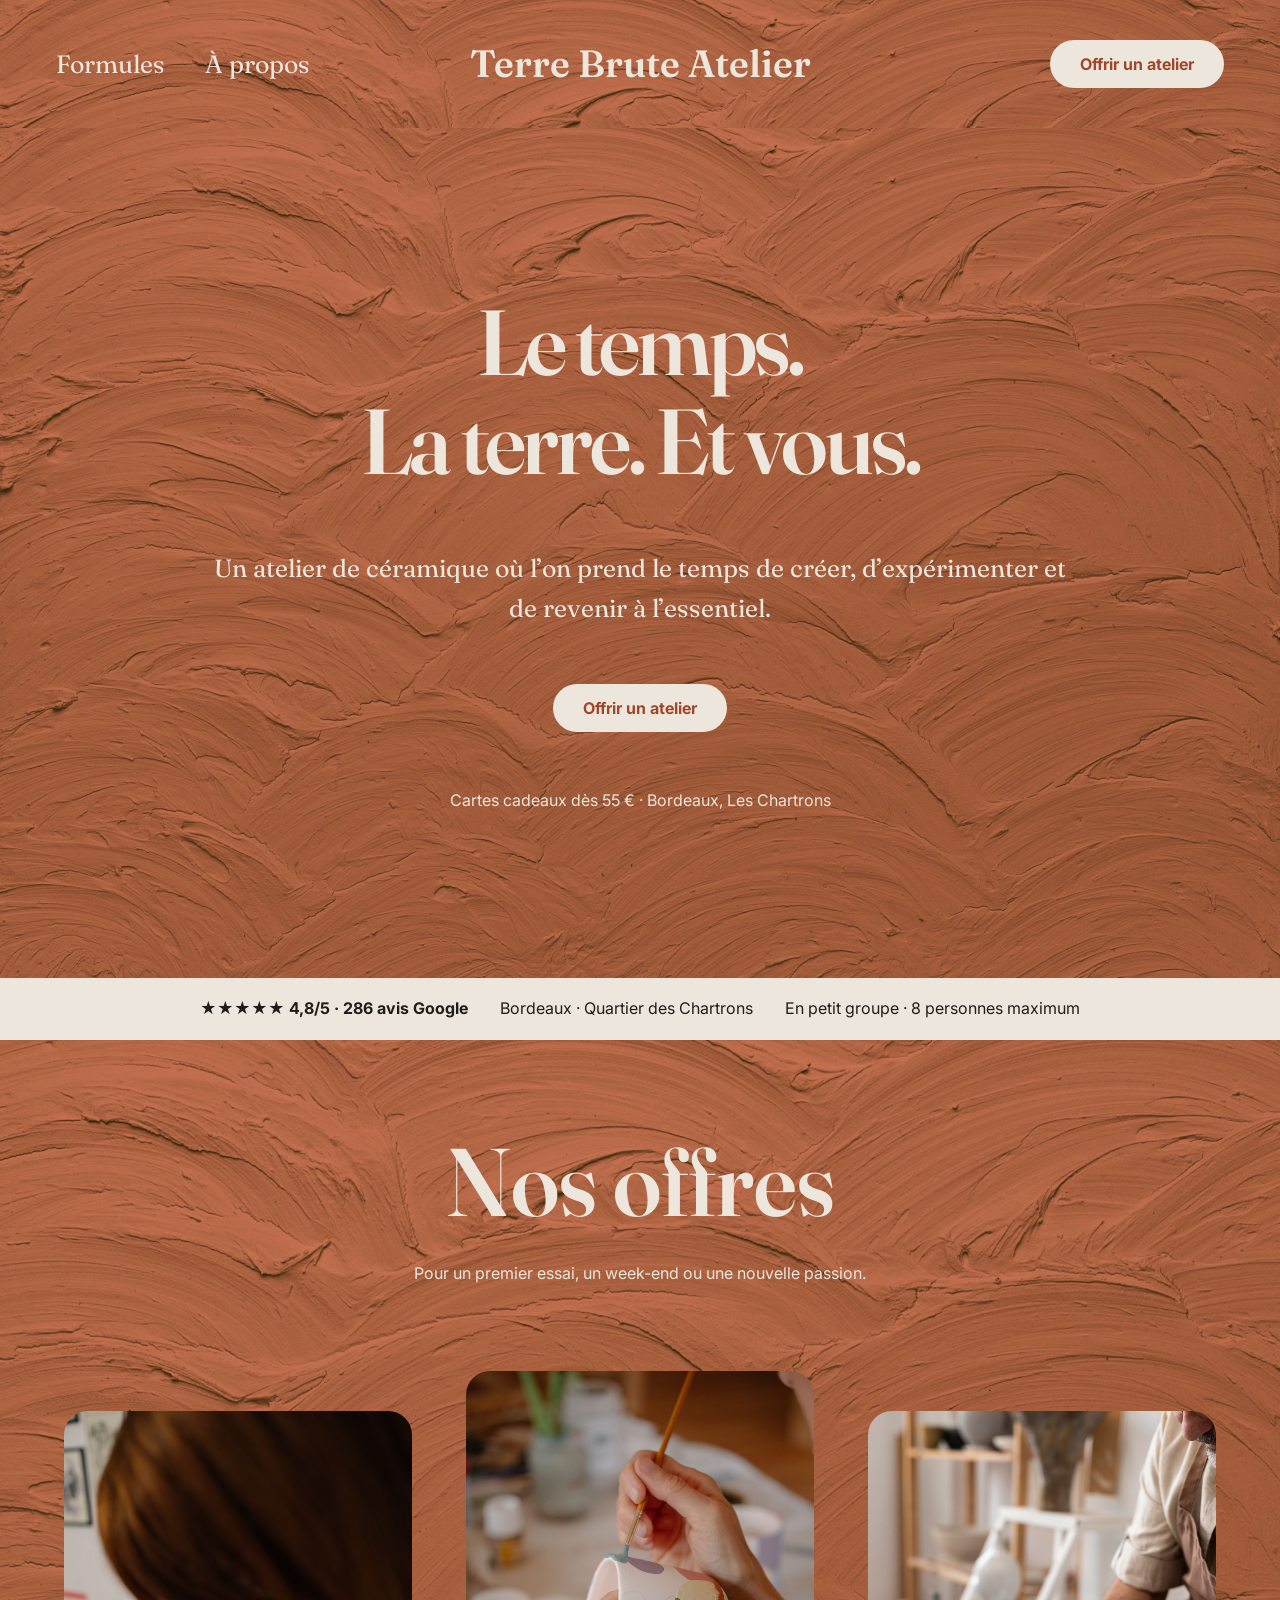
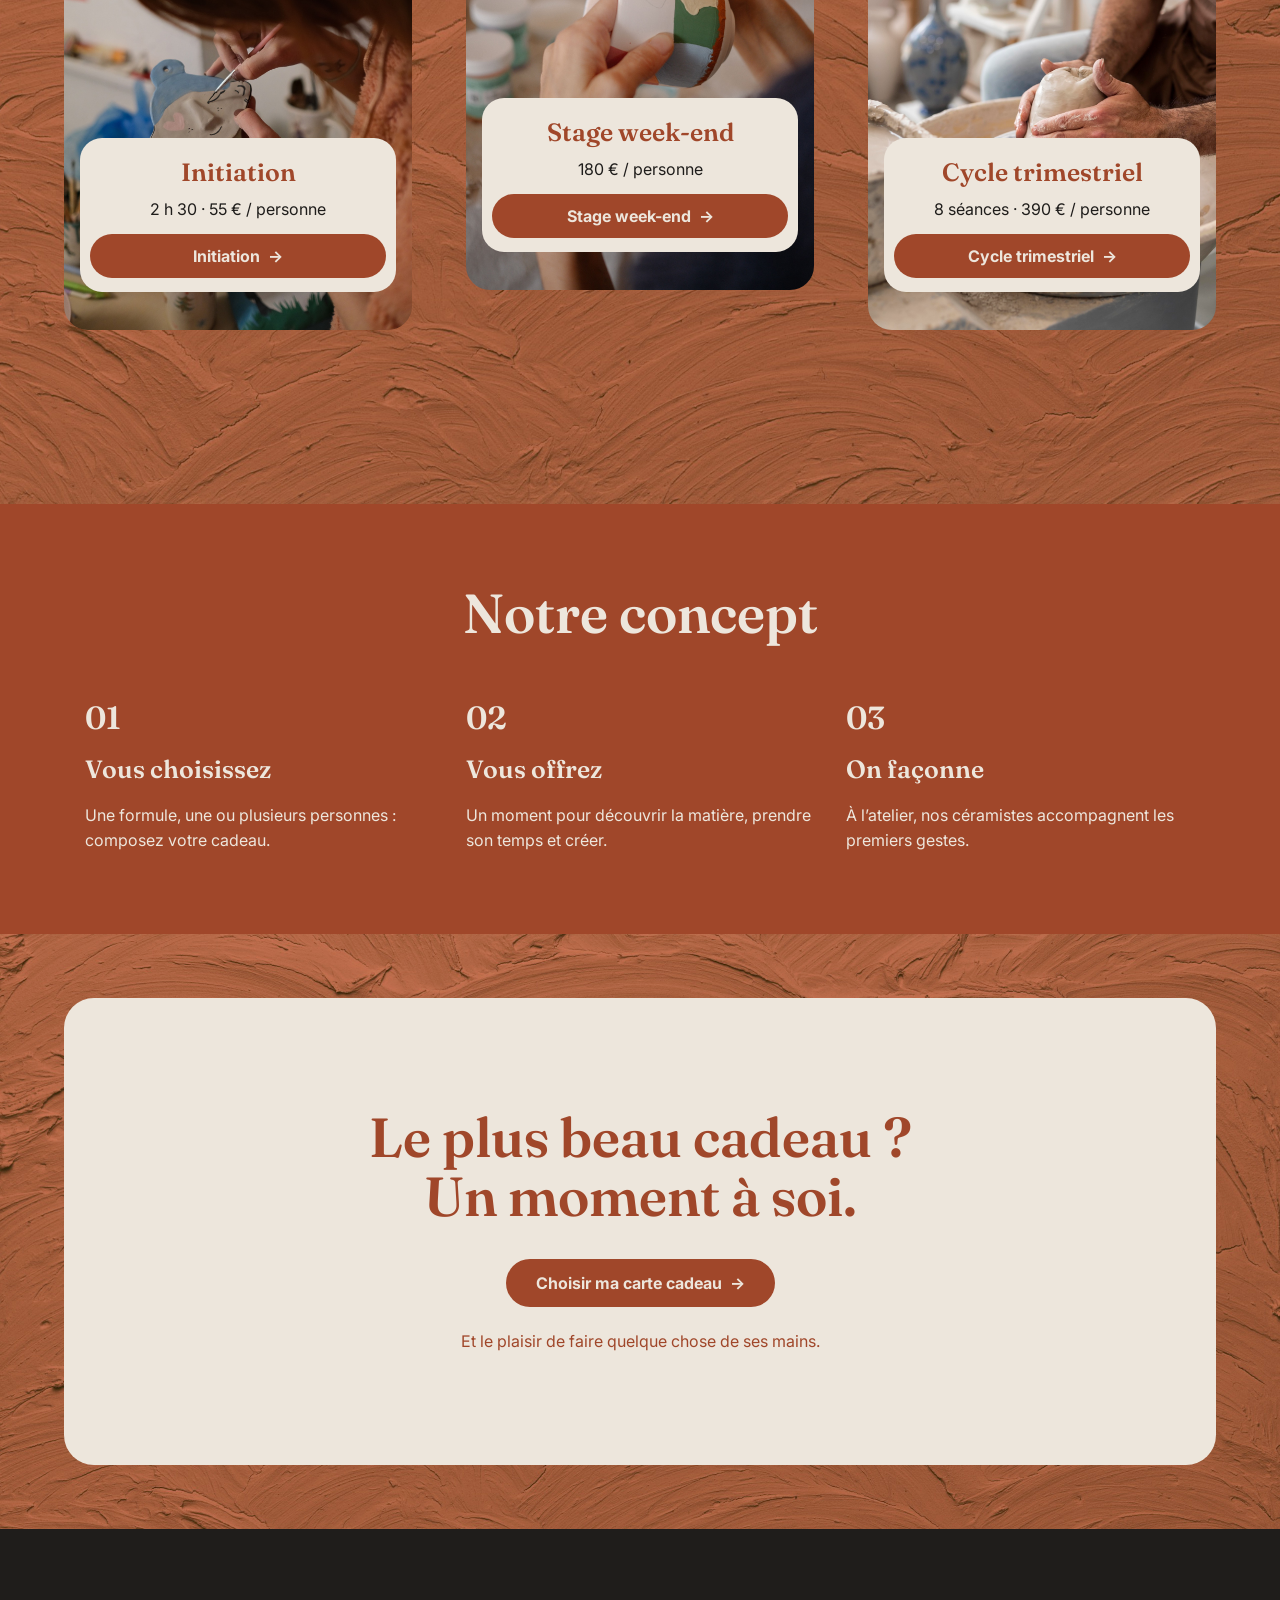
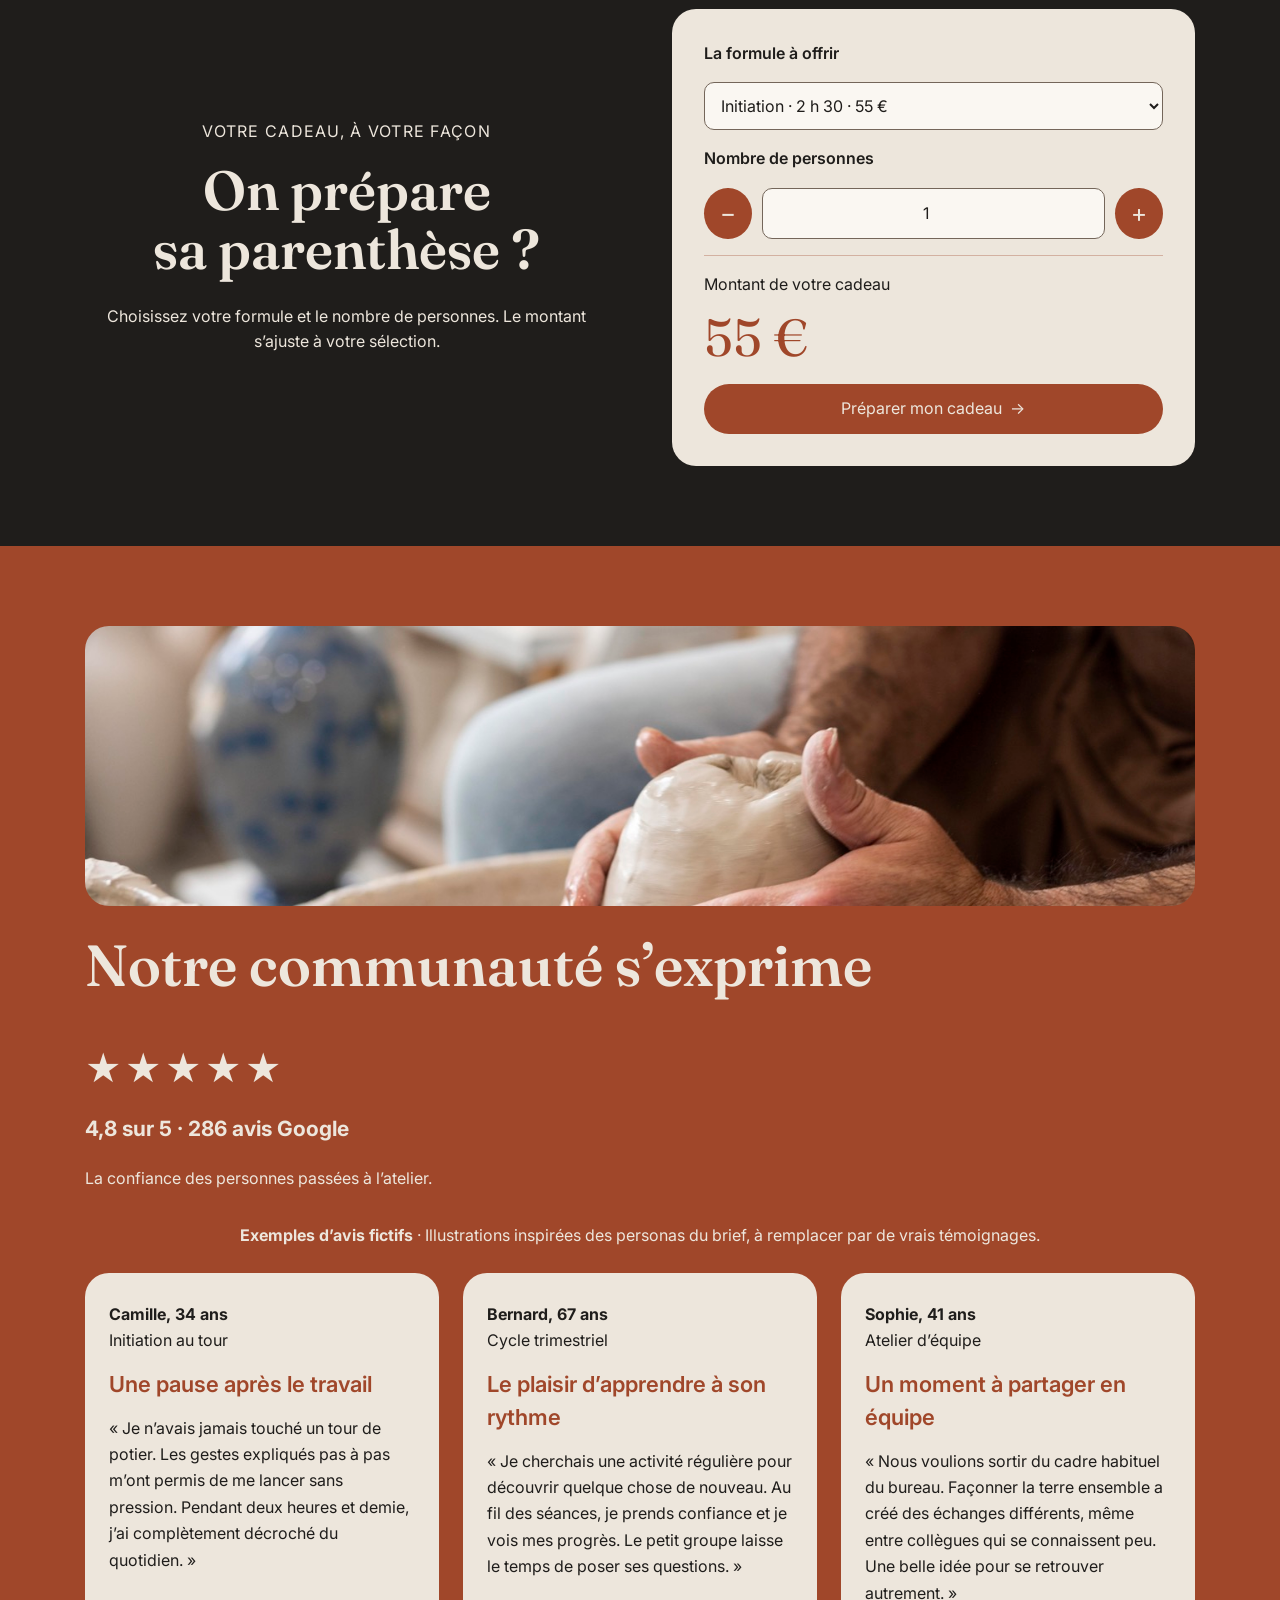
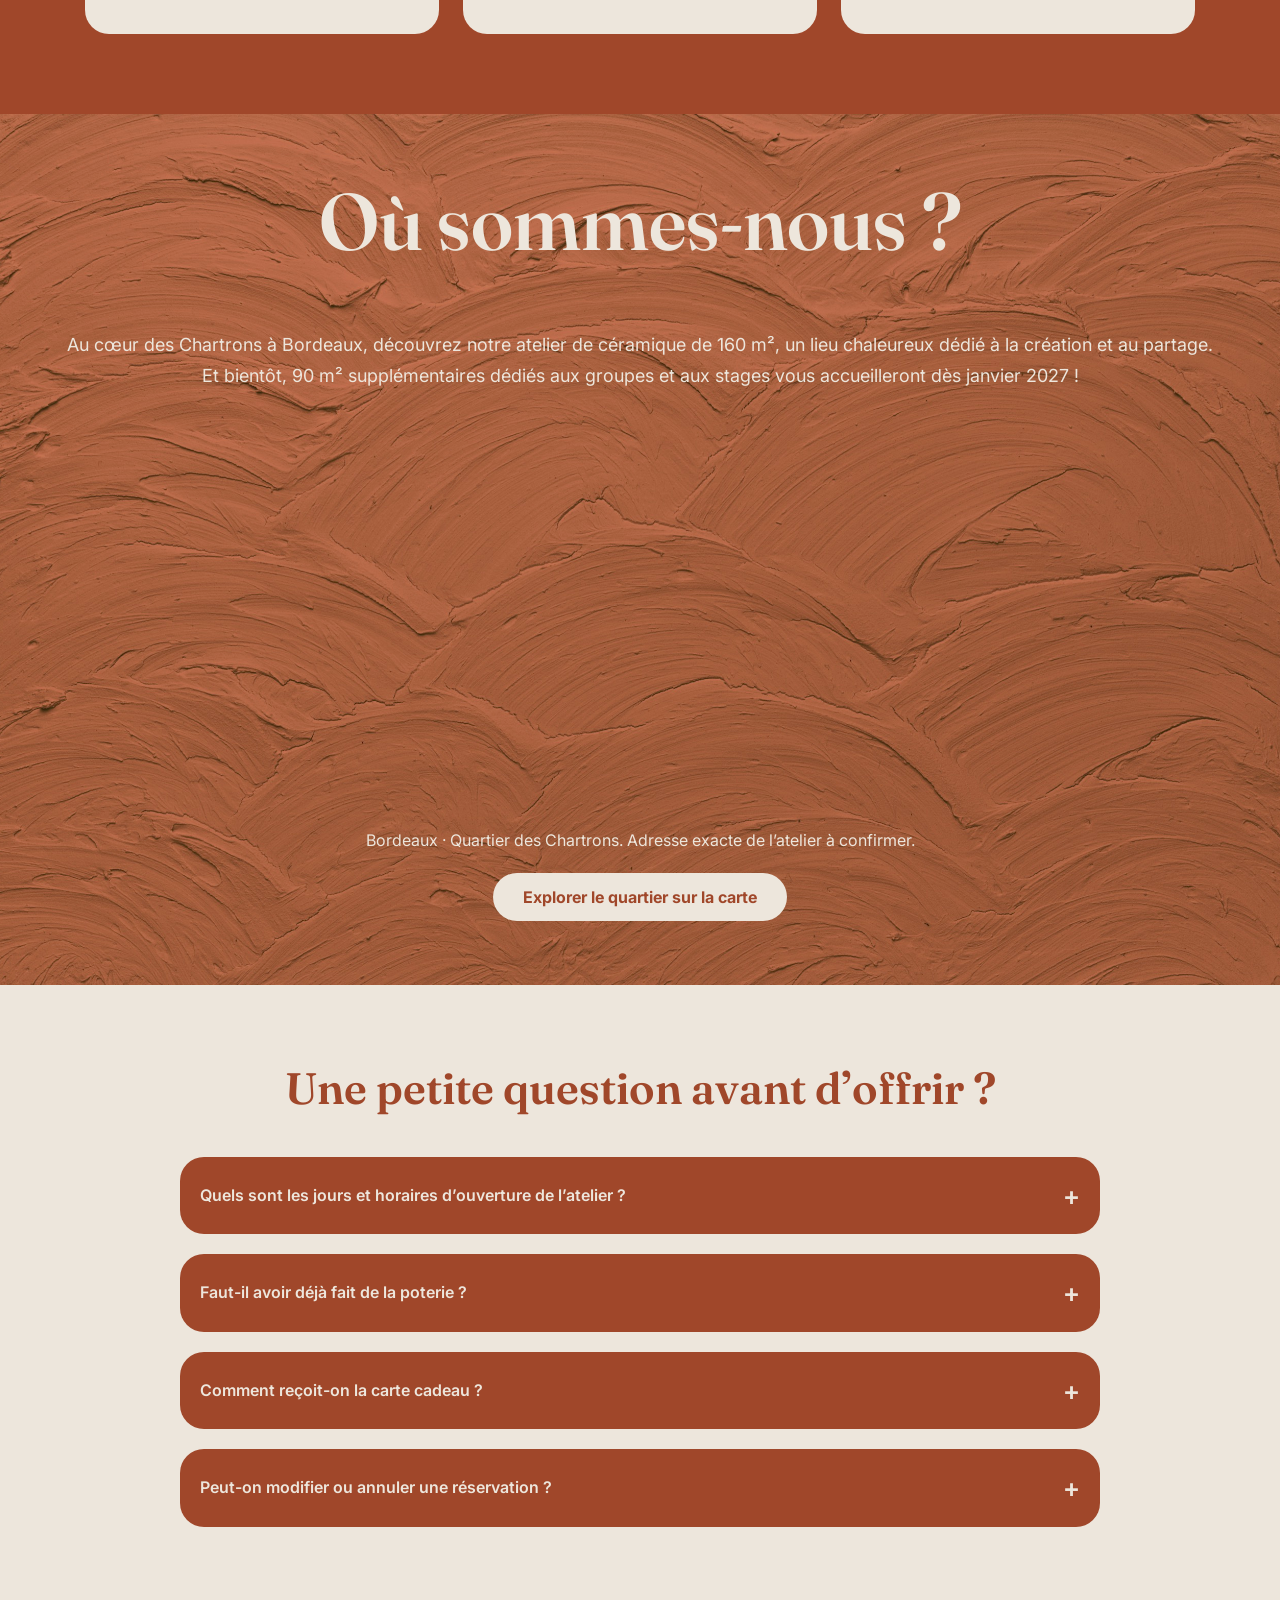
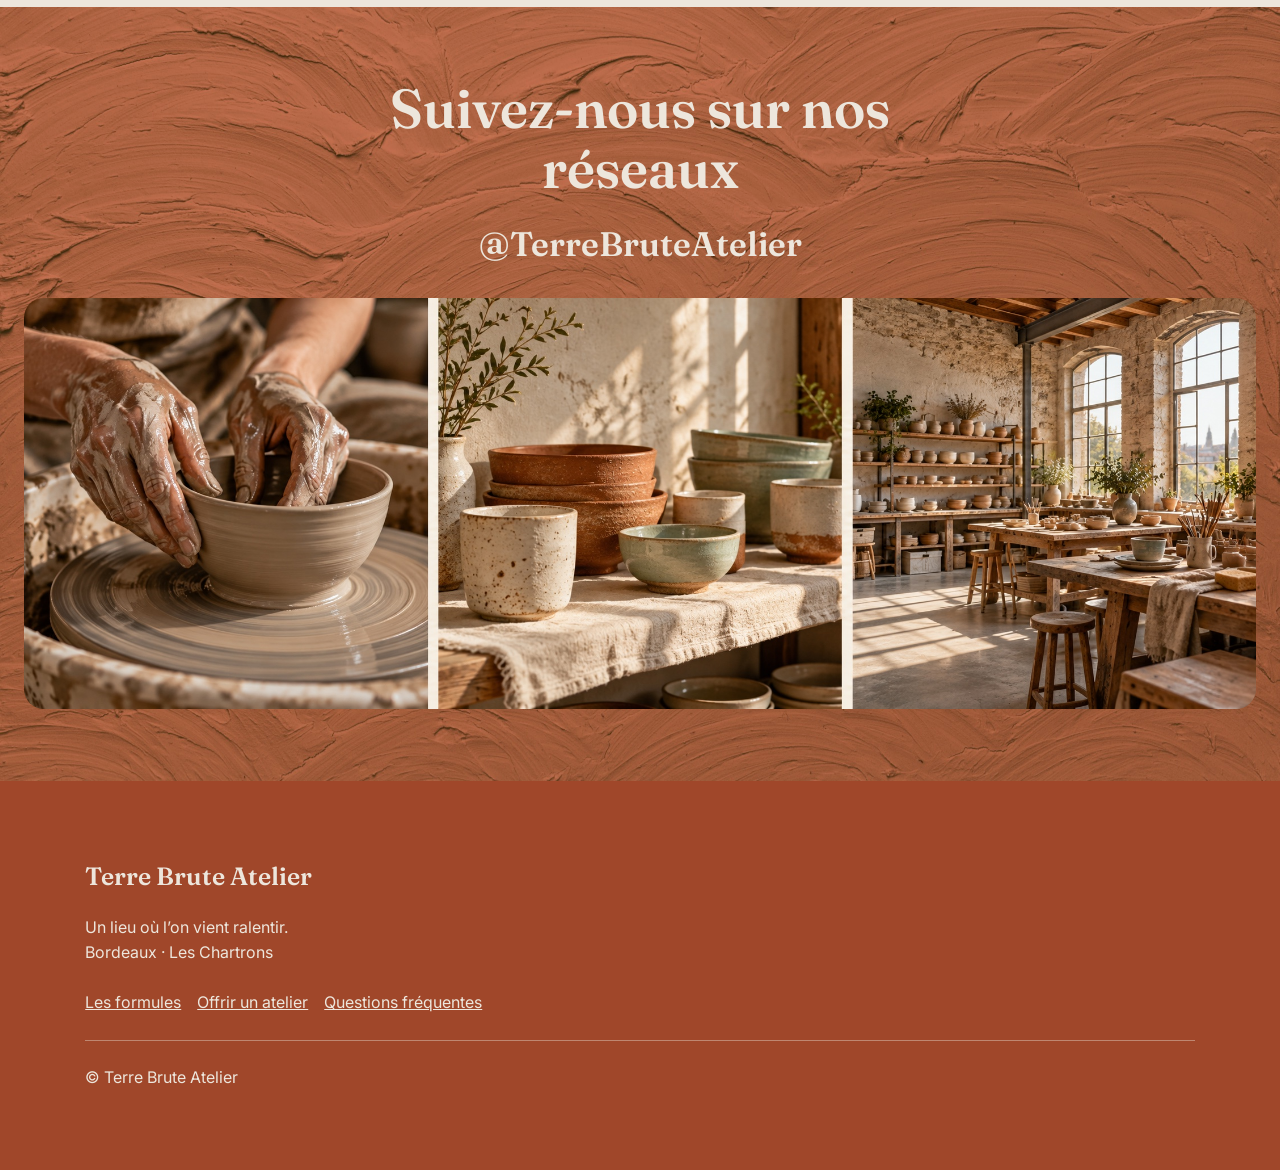
<file: index.html>
<!doctype html><html lang="fr"><head><meta charset="utf-8"><meta name="viewport" content="width=device-width,initial-scale=1"><meta name="description" content="Offrez une parenthèse créative à Bordeaux : découvrez les formules cadeaux de Terre Brute Atelier et préparez votre sélection."><title>Offrir un atelier — Terre Brute Atelier</title><link rel="stylesheet" href="assets/landing.css"><style>body{margin:0}</style></head><body><div class="tb" data-tb-landing>
  <a class="tb-skip" href="#contenu">Aller au contenu</a>
  <header class="tb-header">
    <nav class="tb-nav" aria-label="Navigation principale">
      <div class="tb-nav-links"><a href="#formules">Formules</a><a href="#concept">À propos</a></div>
      <a class="tb-brand" href="#contenu">Terre Brute Atelier</a>
      <a class="tb-button tb-nav-cta" href="#cadeau">Offrir un atelier</a>
      <button class="tb-menu" type="button" aria-expanded="false" aria-controls="navigation-mobile" data-menu-toggle>Menu</button>
    </nav>
    <nav id="navigation-mobile" class="tb-mobile-nav" aria-label="Navigation mobile" data-mobile-nav hidden><a href="#formules">Les formules</a><a href="#concept">Notre concept</a><a href="#cadeau">Offrir un atelier</a><a href="#questions">Questions fréquentes</a></nav>
  </header>
  <main id="contenu">
    <section class="tb-hero tb-texture" aria-labelledby="titre-principal">
      <h1 id="titre-principal">Le temps.<br>La terre. Et vous.</h1>
      <p class="tb-hero-copy">Un atelier de céramique où l’on prend le temps de créer, d’expérimenter et de revenir à l’essentiel.</p>
      <a class="tb-button" href="#cadeau">Offrir un atelier</a>
      <p class="tb-hero-detail">Cartes cadeaux dès 55 € · Bordeaux, Les Chartrons</p>
    </section>
    <div class="tb-trust" role="group" aria-label="Les repères de l’atelier"><p><span aria-hidden="true">★★★★★</span> <strong>4,8/5 · 286 avis Google</strong></p><p>Bordeaux · Quartier des Chartrons</p><p>En petit groupe · 8 personnes maximum</p></div>
    <section id="formules" class="tb-offers tb-texture" aria-labelledby="titre-offres">
      <div class="tb-section-intro"><h2 id="titre-offres">Nos offres</h2><p>Pour un premier essai, un week-end ou une nouvelle passion.</p></div>
      <p class="tb-swipe-hint" id="aide-offres">Faites défiler les offres horizontalement.</p>
      <div class="tb-offer-track" tabindex="0" role="region" aria-label="Les trois formules cadeaux" aria-describedby="aide-offres">
        <article class="tb-offer"><img src="assets/initiation-hd.jpg" alt="Une participante décore une pièce de céramique" width="278" height="416" loading="lazy"><div class="tb-offer-label"><h3>Initiation</h3><p>2 h 30 · 55 € / personne</p><a class="tb-button" href="#cadeau" data-select-formula="initiation">Initiation <span aria-hidden="true">→</span></a></div></article>
        <article class="tb-offer"><img src="assets/stage-hd.jpg" alt="Décoration d’une tasse en céramique au pinceau" width="278" height="416" loading="lazy"><div class="tb-offer-label"><h3>Stage week-end</h3><p>180 € / personne</p><a class="tb-button" href="#cadeau" data-select-formula="stage">Stage week-end <span aria-hidden="true">→</span></a></div></article>
        <article class="tb-offer"><img src="assets/cycle-hd.jpg" alt="Des mains façonnent un bol sur un tour de potier" width="278" height="416" loading="lazy"><div class="tb-offer-label"><h3>Cycle trimestriel</h3><p>8 séances · 390 € / personne</p><a class="tb-button" href="#cadeau" data-select-formula="cycle">Cycle trimestriel <span aria-hidden="true">→</span></a></div></article>
      </div>
    </section>
    <section id="concept" class="tb-concept tb-wrap" aria-labelledby="titre-concept"><h2 id="titre-concept">Notre concept</h2><ol class="tb-steps"><li><span class="tb-step-number" aria-hidden="true">01</span><h3>Vous choisissez</h3><p>Une formule, une ou plusieurs personnes : composez votre cadeau.</p></li><li><span class="tb-step-number" aria-hidden="true">02</span><h3>Vous offrez</h3><p>Un moment pour découvrir la matière, prendre son temps et créer.</p></li><li><span class="tb-step-number" aria-hidden="true">03</span><h3>On façonne</h3><p>À l’atelier, nos céramistes accompagnent les premiers gestes.</p></li></ol></section>
    <section class="tb-gift-invitation tb-texture"><div class="tb-gift-panel"><h2>Le plus beau cadeau ?<br>Un moment à soi.</h2><a href="#cadeau" class="tb-button tb-button-clay">Choisir ma carte cadeau <span aria-hidden="true">→</span></a><p>Et le plaisir de faire quelque chose de ses mains.</p></div></section>
    <section id="cadeau" class="tb-configurator tb-wrap" aria-labelledby="titre-cadeau"><div><p class="tb-eyebrow">Votre cadeau, à votre façon</p><h2 id="titre-cadeau">On prépare<br>sa parenthèse ?</h2><p>Choisissez votre formule et le nombre de personnes. Le montant s’ajuste à votre sélection.</p></div><form class="tb-gift-form" data-gift-form><label for="formule">La formule à offrir</label><select id="formule" name="formula"><option value="initiation" data-price="55">Initiation · 2 h 30 · 55 €</option><option value="stage" data-price="180">Stage week-end · 180 €</option><option value="cycle" data-price="390">Cycle trimestriel · 8 séances · 390 €</option></select><label for="personnes">Nombre de personnes</label><div class="tb-quantity"><button type="button" data-quantity-step="-1" aria-label="Retirer une personne">−</button><input id="personnes" type="number" name="quantity" min="1" max="8" step="1" value="1" required inputmode="numeric"><button type="button" data-quantity-step="1" aria-label="Ajouter une personne">+</button></div><div class="tb-total"><span>Montant de votre cadeau</span><output for="formule personnes" aria-live="polite" aria-atomic="true" data-gift-total>55 €</output></div><button class="tb-button tb-button-clay" type="submit">Préparer mon cadeau <span aria-hidden="true">→</span></button><p class="tb-status" role="status" data-gift-status hidden></p></form></section>
    <section id="communaute" class="tb-community tb-wrap" aria-labelledby="titre-avis"><img class="tb-community-image" src="assets/cycle-hd.jpg" alt="Gros plan sur les mains d’un céramiste qui façonne la terre sur un tour" width="416" height="280" loading="lazy"><h2 id="titre-avis">Notre communauté s’exprime</h2><p class="tb-stars" role="img" aria-label="Note de 4,8 sur 5">★★★★★</p><p class="tb-rating"><strong>4,8 sur 5 · 286 avis Google</strong></p><p>La confiance des personnes passées à l’atelier.</p><p class="tb-review-notice"><strong>Exemples d’avis fictifs</strong> · Illustrations inspirées des personas du brief, à remplacer par de vrais témoignages.</p><div class="tb-review-grid"><article class="tb-review"><p><strong>Camille, 34 ans</strong><br>Initiation au tour</p><h3>Une pause après le travail</h3><p>« Je n’avais jamais touché un tour de potier. Les gestes expliqués pas à pas m’ont permis de me lancer sans pression. Pendant deux heures et demie, j’ai complètement décroché du quotidien. »</p></article><article class="tb-review"><p><strong>Bernard, 67 ans</strong><br>Cycle trimestriel</p><h3>Le plaisir d’apprendre à son rythme</h3><p>« Je cherchais une activité régulière pour découvrir quelque chose de nouveau. Au fil des séances, je prends confiance et je vois mes progrès. Le petit groupe laisse le temps de poser ses questions. »</p></article><article class="tb-review"><p><strong>Sophie, 41 ans</strong><br>Atelier d’équipe</p><h3>Un moment à partager en équipe</h3><p>« Nous voulions sortir du cadre habituel du bureau. Façonner la terre ensemble a créé des échanges différents, même entre collègues qui se connaissent peu. Une belle idée pour se retrouver autrement. »</p></article></div></section>
    <section id="contact" class="tb-location tb-texture" aria-labelledby="titre-lieu"><h2 id="titre-lieu">Où sommes-nous ?</h2><p class="tb-location-copy">Au cœur des Chartrons à Bordeaux, découvrez notre atelier de céramique de 160 m², un lieu chaleureux dédié à la création et au partage.<br>Et bientôt, 90 m² supplémentaires dédiés aux groupes et aux stages vous accueilleront dès janvier 2027 !</p><iframe title="Carte interactive du quartier des Chartrons à Bordeaux" src="https://maps.google.com/maps?q=Chartrons%2C%20Bordeaux%2C%20France&amp;z=14&amp;output=embed" width="1248" height="380" loading="lazy" referrerpolicy="no-referrer-when-downgrade" allowfullscreen></iframe><p class="tb-map-caption">Bordeaux · Quartier des Chartrons. Adresse exacte de l’atelier à confirmer.</p><a class="tb-button" href="https://www.google.com/maps/search/?api=1&amp;query=Chartrons%2C+Bordeaux%2C+France" target="_blank" rel="noopener">Explorer le quartier sur la carte</a></section>
    <section id="questions" class="tb-faq" aria-labelledby="titre-faq"><div class="tb-faq-inner"><h2 id="titre-faq">Une petite question avant d’offrir ?</h2><div class="tb-faq-item"><h3><button type="button" data-faq-trigger aria-expanded="false" aria-controls="reponse-horaires">Quels sont les jours et horaires d’ouverture de l’atelier ? <span aria-hidden="true">+</span></button></h3><div id="reponse-horaires" hidden><p>L’atelier vous accueille du mardi au samedi, de 10 h à 19 h. Nous sommes fermés le dimanche et le lundi.</p></div></div><div class="tb-faq-item"><h3><button type="button" data-faq-trigger aria-expanded="false" aria-controls="reponse-1">Faut-il avoir déjà fait de la poterie ? <span aria-hidden="true">+</span></button></h3><div id="reponse-1" hidden><p>Pas du tout. Les initiations sont conçues pour découvrir le tour ou le modelage, avec l’accompagnement d’un céramiste.</p></div></div><div class="tb-faq-item"><h3><button type="button" data-faq-trigger aria-expanded="false" aria-controls="reponse-2">Comment reçoit-on la carte cadeau ? <span aria-hidden="true">+</span></button></h3><div id="reponse-2" hidden><p>Les modalités de réception seront précisées par l’atelier à l’ouverture de la vente en ligne. Le simulateur permet pour le moment de préparer votre sélection.</p></div></div><div class="tb-faq-item"><h3><button type="button" data-faq-trigger aria-expanded="false" aria-controls="reponse-3">Peut-on modifier ou annuler une réservation ? <span aria-hidden="true">+</span></button></h3><div id="reponse-3" hidden><p>Les conditions de modification, d’annulation et de validité seront précisées dans les conditions générales de vente avant l’ouverture des achats.</p></div></div></div></section>
  </main>
<section class="tb-social tb-texture" aria-labelledby="titre-reseaux"><h2 id="titre-reseaux">Suivez-nous sur nos<br>réseaux</h2><h3 class="tb-instagram-handle">@TerreBruteAtelier</h3><img class="tb-instagram-image" src="assets/instagram.jpg" alt="Tournage d’un bol, pièces artisanales et intérieur d’un atelier de céramique" width="2172" height="724" loading="lazy"></section>
  <footer class="tb-footer tb-wrap"><a class="tb-brand" href="#contenu">Terre Brute Atelier</a><p>Un lieu où l’on vient ralentir.<br>Bordeaux · Les Chartrons</p><nav aria-label="Pied de page"><a href="#formules">Les formules</a><a href="#cadeau">Offrir un atelier</a><a href="#questions">Questions fréquentes</a></nav><p class="tb-copyright">© Terre Brute Atelier</p></footer>
</div>
<script src="assets/landing.js"></script></body></html>
</file>
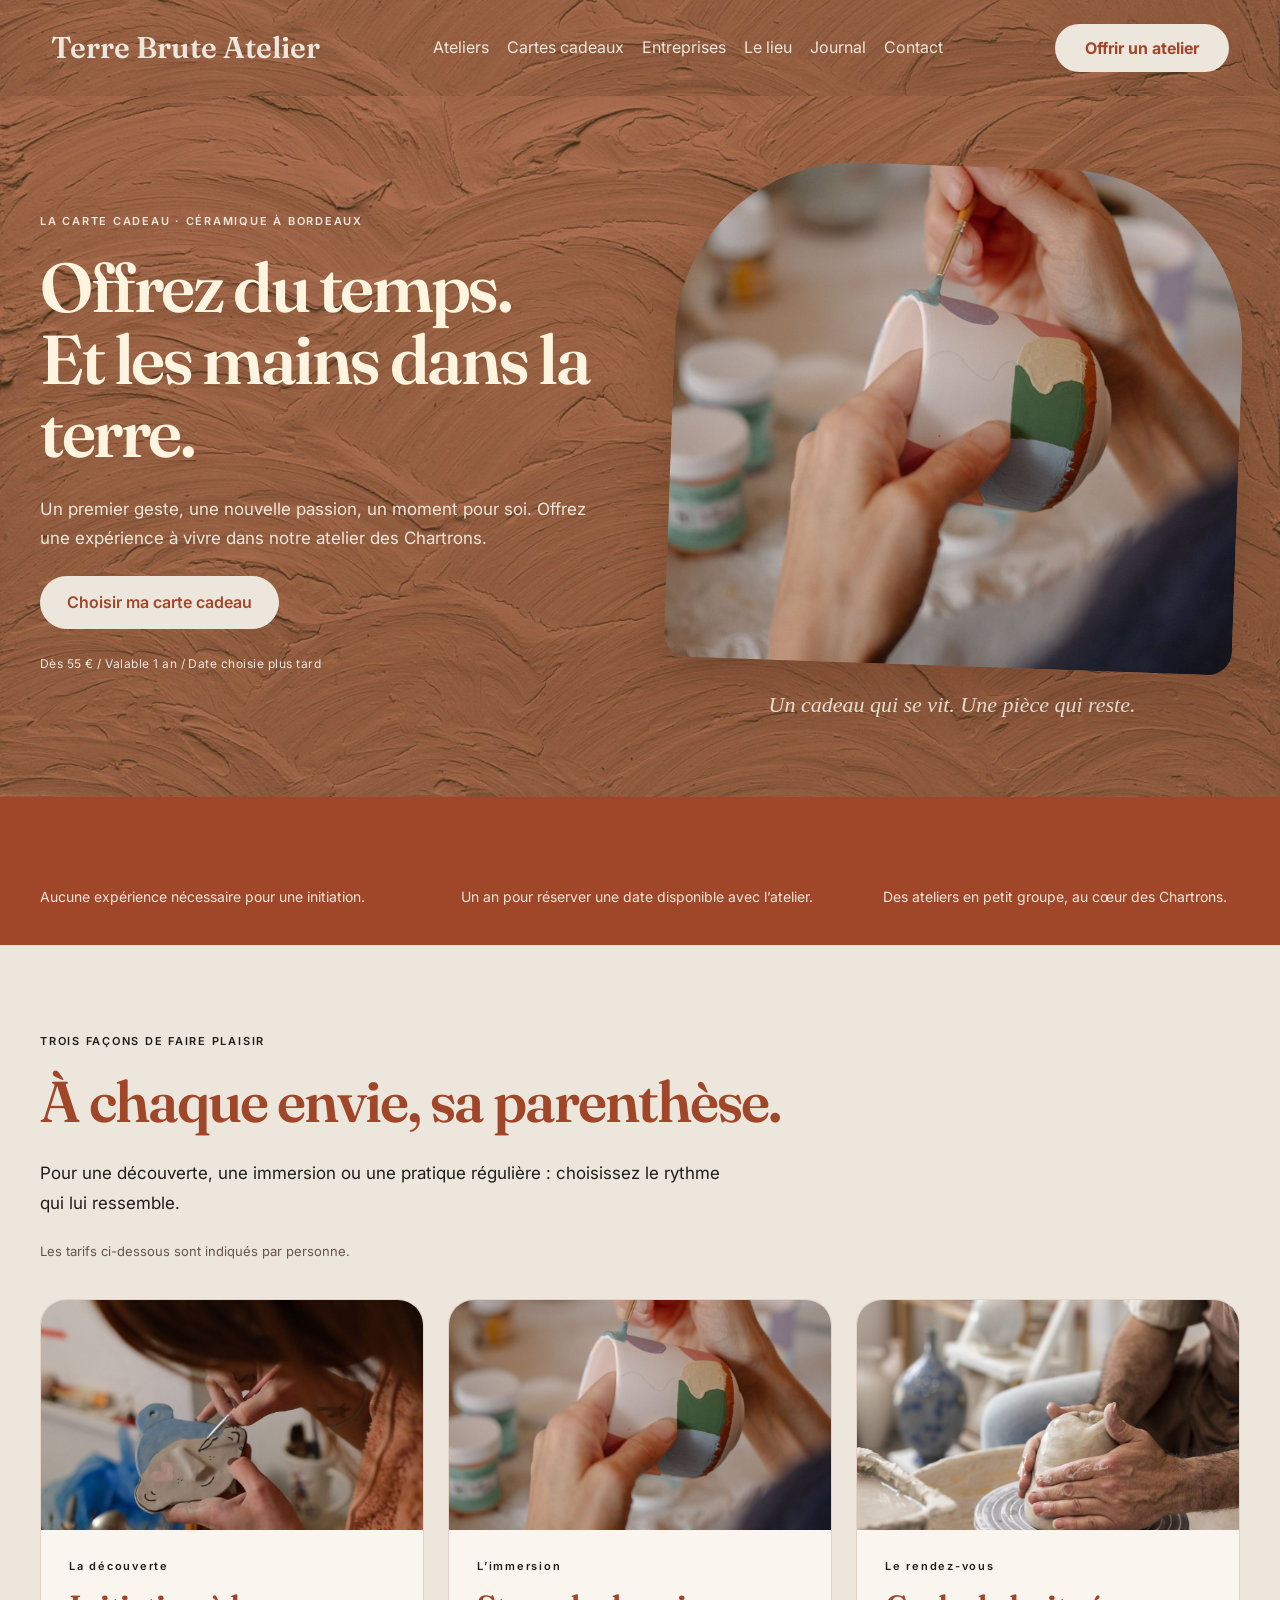
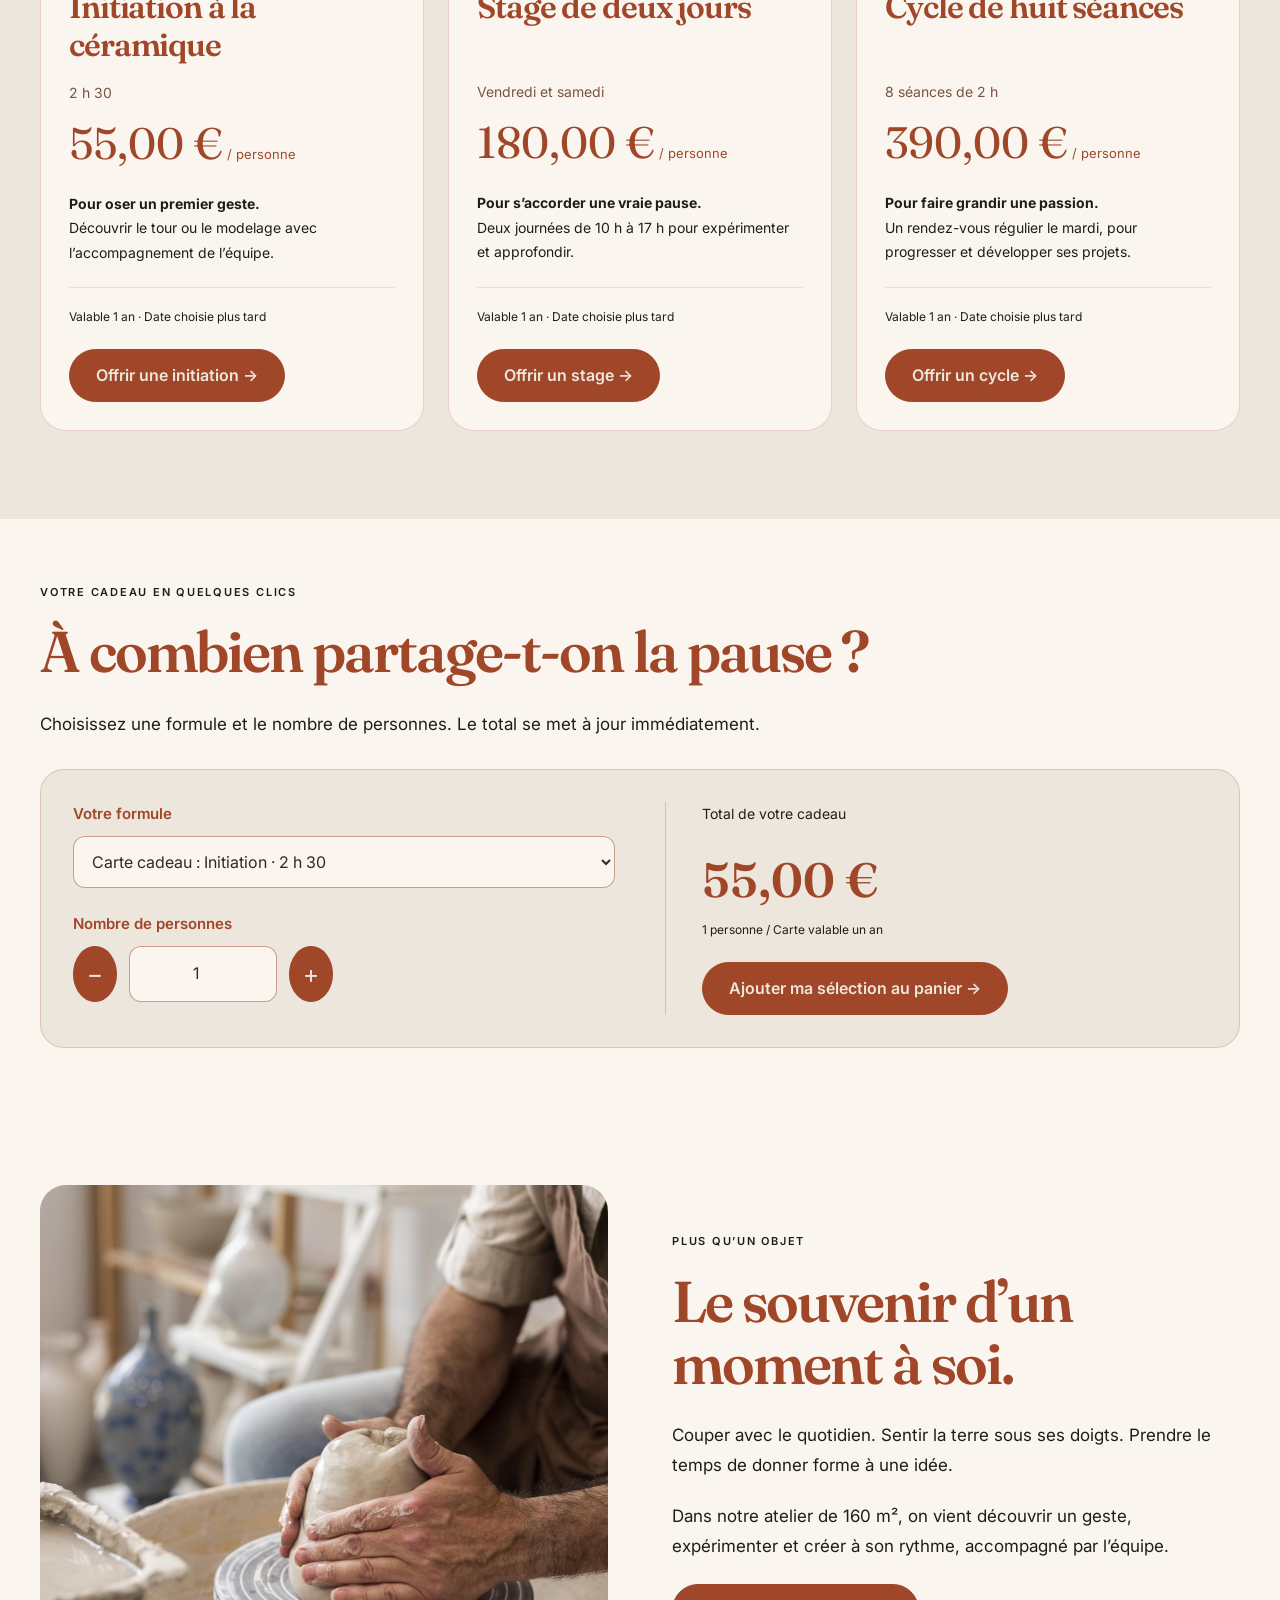
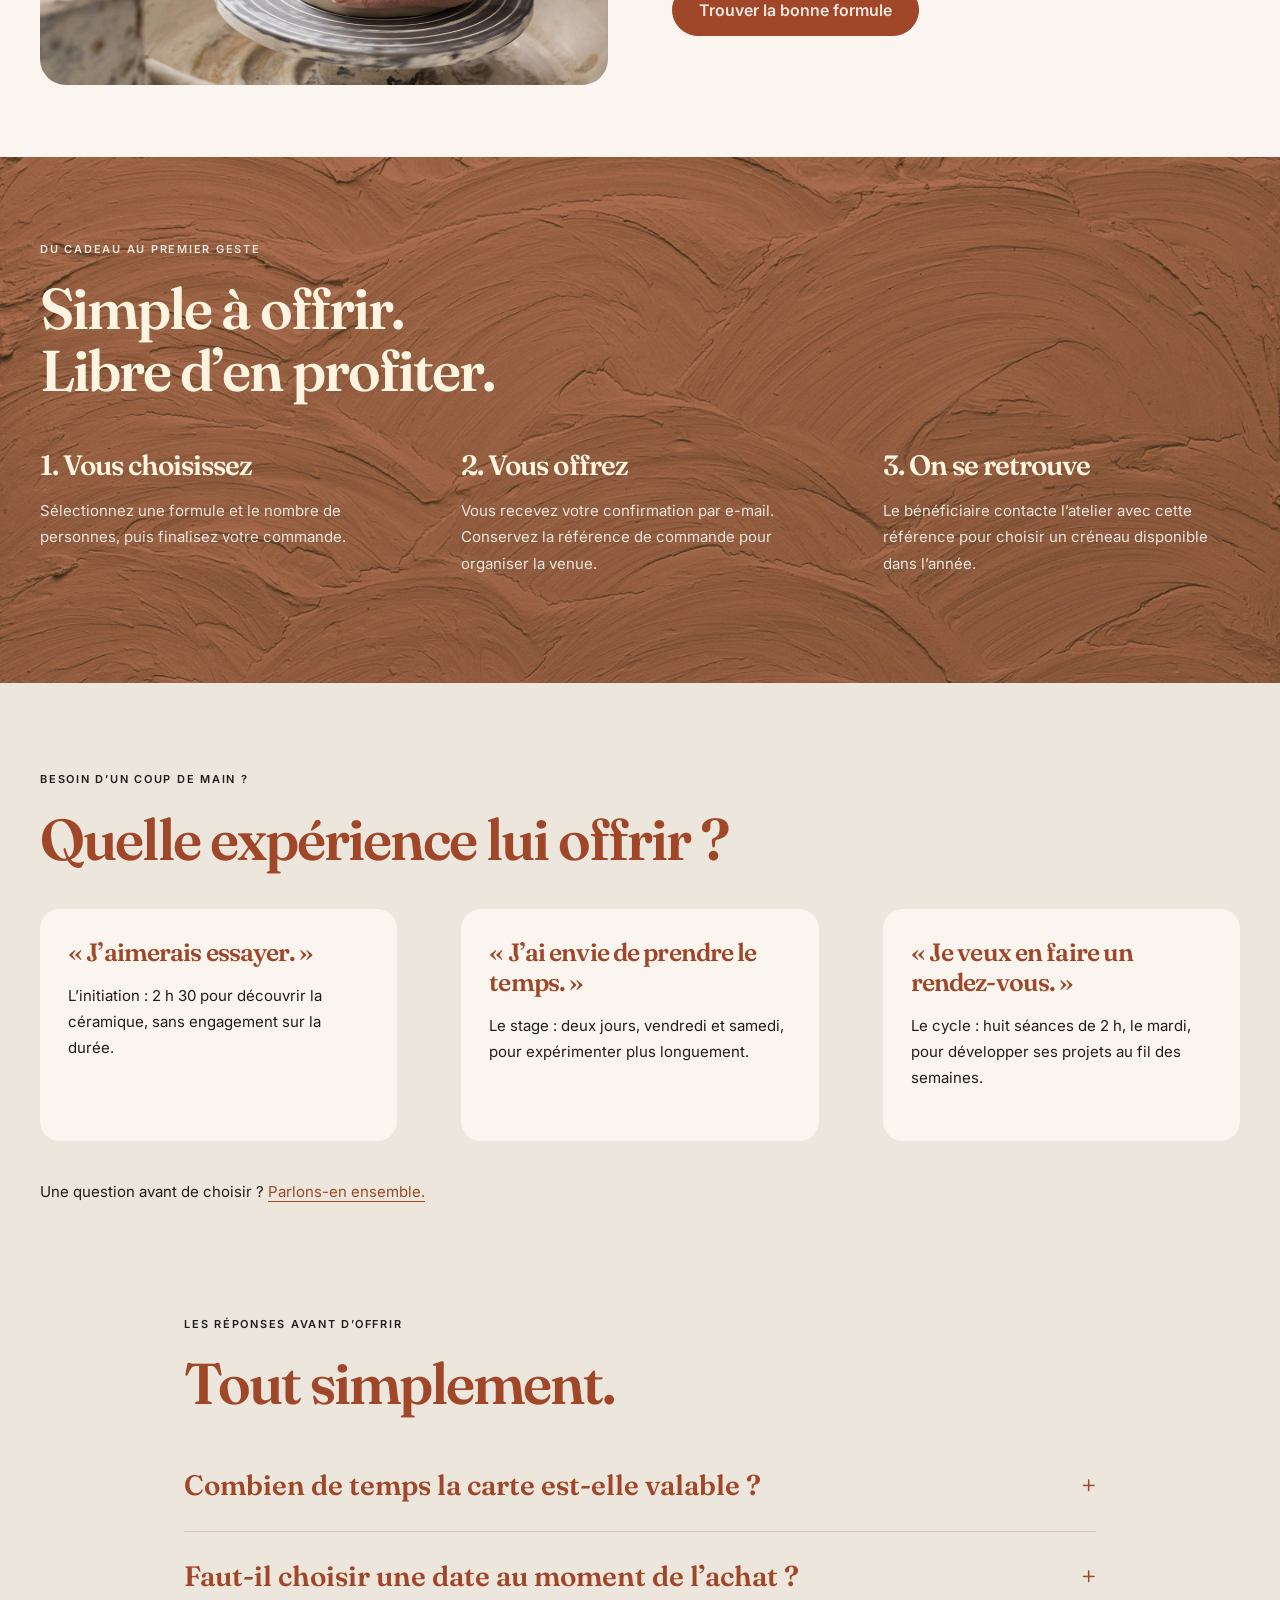
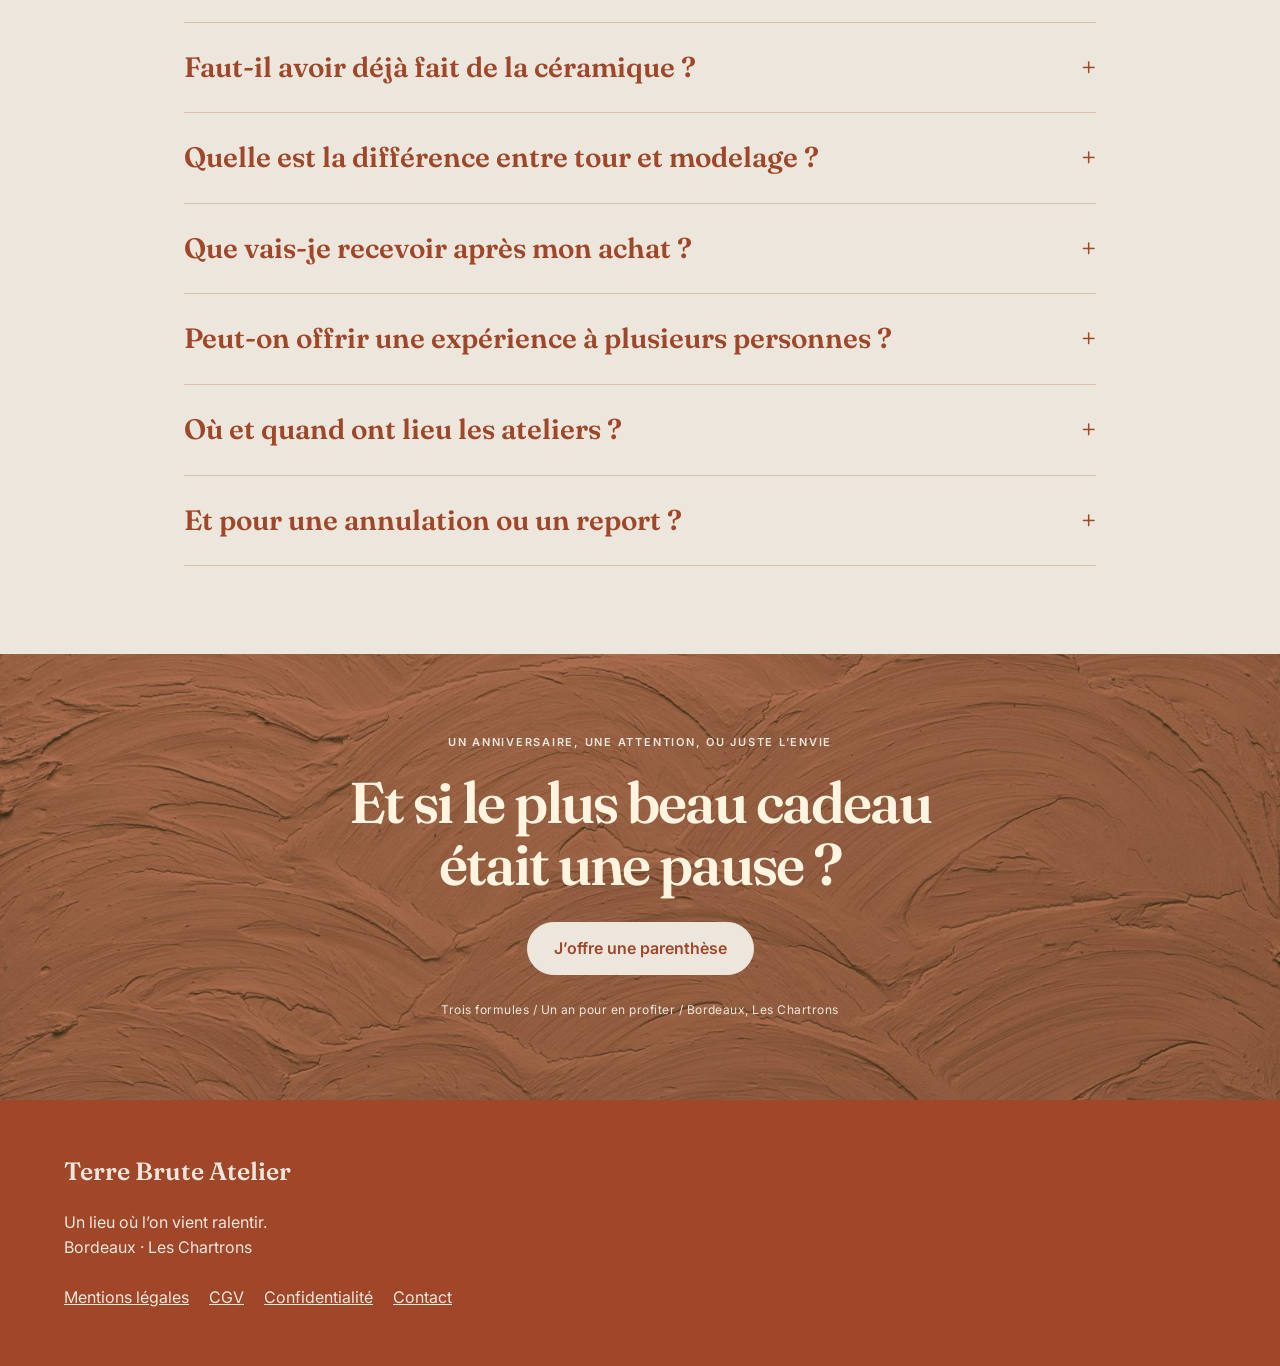
<file: cartes-cadeaux.html>
<!doctype html><html lang="fr"><head><meta charset="utf-8"><meta name="viewport" content="width=device-width,initial-scale=1"><title>Carte cadeau céramique à Bordeaux | Terre Brute Atelier</title><meta name="description" content="Offrez une pause créative à Bordeaux : initiation, stage ou cycle de céramique. Dès 55 €. Cartes cadeaux valables un an."><link rel="stylesheet" href="cadeaux.css"><script src="cadeaux.js" defer></script></head><body class="tbs-body"><div class="tb tbs-site"><a class="tb-skip" href="#contenu">Aller au contenu</a><header class="tbs-header tb-texture"><a class="tb-brand" href="https://terre-brute-atelier.rf.gd/">Terre Brute Atelier</a><nav aria-label="Navigation principale"><a href="https://terre-brute-atelier.rf.gd/ateliers/">Ateliers</a><a href="https://terre-brute-atelier.rf.gd/cartes-cadeaux/">Cartes cadeaux</a><a href="https://terre-brute-atelier.rf.gd/entreprises-groupes/">Entreprises</a><a href="https://terre-brute-atelier.rf.gd/le-lieu/">Le lieu</a><a href="https://terre-brute-atelier.rf.gd/journal/">Journal</a><a href="https://terre-brute-atelier.rf.gd/contact/">Contact</a></nav><a class="tb-button" href="https://terre-brute-atelier.rf.gd/cartes-cadeaux/">Offrir un atelier</a></header><main id="contenu"><div class="wp-block-group gift-landing is-layout-flow wp-block-group-is-layout-flow"><div class="wp-block-group gift-hero tb-texture is-layout-flow wp-block-group-is-layout-flow"><div class="wp-block-columns is-layout-flex wp-container-core-columns-is-layout-794e3cfa wp-block-columns-is-layout-flex"><div class="wp-block-column is-layout-flow wp-block-column-is-layout-flow"><p class="tbs-eyebrow wp-block-paragraph">LA CARTE CADEAU · CÉRAMIQUE À BORDEAUX</p><h1 class="wp-block-heading">Offrez du temps.<br>Et les mains dans la terre.</h1><p class="wp-block-paragraph">Un premier geste, une nouvelle passion, un moment pour soi. Offrez une expérience à vivre dans notre atelier des Chartrons.</p><div class="wp-block-buttons is-layout-flex wp-block-buttons-is-layout-flex"><div class="wp-block-button"><a class="wp-block-button__link wp-element-button" href="#choisir-cadeau">Choisir ma carte cadeau</a></div></div><p class="gift-micro wp-block-paragraph">Dès 55 € / Valable 1 an / Date choisie plus tard</p></div><div class="wp-block-column is-layout-flow wp-block-column-is-layout-flow"><figure class="wp-block-image size-large"><img width="683" height="1024" src="cadeaux-stage.jpg" class="attachment-large size-large" alt="Une personne décore une tasse en céramique au pinceau" loading="eager"></figure><p class="gift-photo-caption wp-block-paragraph">Un cadeau qui se vit. Une pièce qui reste.</p></div></div></div><div class="wp-block-group gift-benefits is-layout-flow wp-block-group-is-layout-flow"><div class="wp-block-columns is-layout-flex wp-container-core-columns-is-layout-794e3cfa wp-block-columns-is-layout-flex"><div class="wp-block-column is-layout-flow wp-block-column-is-layout-flow"><h2 class="wp-block-heading">01. Le plaisir d’essayer</h2><p class="wp-block-paragraph">Aucune expérience nécessaire pour une initiation.</p></div><div class="wp-block-column is-layout-flow wp-block-column-is-layout-flow"><h2 class="wp-block-heading">02. La liberté de choisir</h2><p class="wp-block-paragraph">Un an pour réserver une date disponible avec l’atelier.</p></div><div class="wp-block-column is-layout-flow wp-block-column-is-layout-flow"><h2 class="wp-block-heading">03. Un lieu à partager</h2><p class="wp-block-paragraph">Des ateliers en petit groupe, au cœur des Chartrons.</p></div></div></div><div id="choisir-cadeau" class="wp-block-group gift-choice is-layout-flow wp-block-group-is-layout-flow"><p class="tbs-eyebrow wp-block-paragraph">TROIS FAÇONS DE FAIRE PLAISIR</p><h2 class="wp-block-heading">À chaque envie, sa parenthèse.</h2><p class="wp-block-paragraph">Pour une découverte, une immersion ou une pratique régulière : choisissez le rythme qui lui ressemble.</p><div class="gift-live-notices"><p class="wp-block-paragraph">Les tarifs ci-dessous sont indiqués par personne.</p></div><div class="gift-offers"><article class="gift-offer gift-offer-1"><a class="gift-offer-photo" href="https://terre-brute-atelier.rf.gd/produit/carte-cadeau-initiation/" tabindex="-1" aria-hidden="true"><img width="683" height="1024" src="cadeaux-initiation.jpg" class="attachment-large size-large" alt="Carte cadeau : Initiation · 2 h 30" loading="lazy"></a><div class="gift-offer-copy"><p class="tbs-eyebrow">La découverte</p><h3>Initiation à la céramique</h3><p class="gift-offer-duration">2 h 30</p><p class="gift-offer-price"><span class="woocommerce-Price-amount amount">55,00&nbsp;<span class="woocommerce-Price-currencySymbol" dir="auto">€</span></span><span> / personne</span></p><p><strong>Pour oser un premier geste.</strong><br>Découvrir le tour ou le modelage avec l’accompagnement de l’équipe.</p><p class="gift-validity">Valable 1 an · Date choisie plus tard</p><a class="button" href="https://terre-brute-atelier.rf.gd/produit/carte-cadeau-initiation/">Offrir une initiation →</a></div></article><article class="gift-offer gift-offer-2"><a class="gift-offer-photo" href="https://terre-brute-atelier.rf.gd/produit/carte-cadeau-stage/" tabindex="-1" aria-hidden="true"><img width="683" height="1024" src="cadeaux-stage.jpg" class="attachment-large size-large" alt="Une personne décore une tasse en céramique au pinceau" loading="lazy"></a><div class="gift-offer-copy"><p class="tbs-eyebrow">L’immersion</p><h3>Stage de deux jours</h3><p class="gift-offer-duration">Vendredi et samedi</p><p class="gift-offer-price"><span class="woocommerce-Price-amount amount">180,00&nbsp;<span class="woocommerce-Price-currencySymbol" dir="auto">€</span></span><span> / personne</span></p><p><strong>Pour s’accorder une vraie pause.</strong><br>Deux journées de 10 h à 17 h pour expérimenter et approfondir.</p><p class="gift-validity">Valable 1 an · Date choisie plus tard</p><a class="button" href="https://terre-brute-atelier.rf.gd/produit/carte-cadeau-stage/">Offrir un stage →</a></div></article><article class="gift-offer gift-offer-3"><a class="gift-offer-photo" href="https://terre-brute-atelier.rf.gd/produit/carte-cadeau-cycle/" tabindex="-1" aria-hidden="true"><img width="683" height="1024" src="cadeaux-cycle.jpg" class="attachment-large size-large" alt="Carte cadeau : Cycle trimestriel · 8 séances" loading="lazy"></a><div class="gift-offer-copy"><p class="tbs-eyebrow">Le rendez-vous</p><h3>Cycle de huit séances</h3><p class="gift-offer-duration">8 séances de 2 h</p><p class="gift-offer-price"><span class="woocommerce-Price-amount amount">390,00&nbsp;<span class="woocommerce-Price-currencySymbol" dir="auto">€</span></span><span> / personne</span></p><p><strong>Pour faire grandir une passion.</strong><br>Un rendez-vous régulier le mardi, pour progresser et développer ses projets.</p><p class="gift-validity">Valable 1 an · Date choisie plus tard</p><a class="button" href="https://terre-brute-atelier.rf.gd/produit/carte-cadeau-cycle/">Offrir un cycle →</a></div></article></div>
</div><div id="simulateur-cadeau" class="wp-block-group gift-simulator is-layout-flow wp-block-group-is-layout-flow"><p class="tbs-eyebrow wp-block-paragraph">VOTRE CADEAU EN QUELQUES CLICS</p><h2 class="wp-block-heading">À combien partage-t-on la pause ?</h2><p class="wp-block-paragraph">Choisissez une formule et le nombre de personnes. Le total se met à jour immédiatement.</p><form class="gift-calculator" data-gift-calculator="" data-cart-url="https://terre-brute-atelier.rf.gd/commande/"><div><label for="gift-product">Votre formule</label><select id="gift-product" name="gift_product"><option value="50" data-price="55">Carte cadeau : Initiation · 2 h 30</option><option value="51" data-price="180">Carte cadeau : Stage week-end</option><option value="52" data-price="390">Carte cadeau : Cycle trimestriel · 8 séances</option></select><label for="gift-quantity">Nombre de personnes</label><div class="gift-quantity"><button type="button" data-gift-step="-1" aria-label="Une personne de moins">−</button><input id="gift-quantity" name="gift_quantity" type="number" min="1" max="8" step="1" value="1" required="" inputmode="numeric"><button type="button" data-gift-step="1" aria-label="Une personne de plus">+</button></div></div><div class="gift-calculator-result"><p>Total de votre cadeau</p><output data-gift-total="" aria-live="polite" aria-atomic="true">55,00&nbsp;€</output><p data-gift-feedback="">1 personne / Carte valable un an</p><button class="button" type="submit">Ajouter ma sélection au panier →</button><noscript><p>Le calculateur nécessite JavaScript. Choisissez directement une des trois cartes cadeaux ci-dessus pour poursuivre.</p></noscript></div></form>
</div><div class="wp-block-group gift-story is-layout-flow wp-block-group-is-layout-flow"><div class="wp-block-columns is-layout-flex wp-container-core-columns-is-layout-794e3cfa wp-block-columns-is-layout-flex"><div class="wp-block-column is-layout-flow wp-block-column-is-layout-flow"><figure class="wp-block-image size-large"><img width="683" height="1024" src="cadeaux-cycle.jpg" class="attachment-large size-large" alt="" loading="lazy"></figure></div><div class="wp-block-column is-layout-flow wp-block-column-is-layout-flow"><p class="tbs-eyebrow wp-block-paragraph">PLUS QU’UN OBJET</p><h2 class="wp-block-heading">Le souvenir d’un moment à soi.</h2><p class="wp-block-paragraph">Couper avec le quotidien. Sentir la terre sous ses doigts. Prendre le temps de donner forme à une idée.</p><p class="wp-block-paragraph">Dans notre atelier de 160 m², on vient découvrir un geste, expérimenter et créer à son rythme, accompagné par l’équipe.</p><div class="wp-block-buttons is-layout-flex wp-block-buttons-is-layout-flex"><div class="wp-block-button"><a class="wp-block-button__link wp-element-button" href="#choisir-cadeau">Trouver la bonne formule</a></div></div></div></div></div><div class="wp-block-group gift-how tb-texture is-layout-flow wp-block-group-is-layout-flow"><p class="tbs-eyebrow wp-block-paragraph">DU CADEAU AU PREMIER GESTE</p><h2 class="wp-block-heading">Simple à offrir.<br>Libre d’en profiter.</h2><div class="wp-block-columns is-layout-flex wp-container-core-columns-is-layout-794e3cfa wp-block-columns-is-layout-flex"><div class="wp-block-column is-layout-flow wp-block-column-is-layout-flow"><h3 class="wp-block-heading">1. Vous choisissez</h3><p class="wp-block-paragraph">Sélectionnez une formule et le nombre de personnes, puis finalisez votre commande.</p></div><div class="wp-block-column is-layout-flow wp-block-column-is-layout-flow"><h3 class="wp-block-heading">2. Vous offrez</h3><p class="wp-block-paragraph">Vous recevez votre confirmation par e-mail. Conservez la référence de commande pour organiser la venue.</p></div><div class="wp-block-column is-layout-flow wp-block-column-is-layout-flow"><h3 class="wp-block-heading">3. On se retrouve</h3><p class="wp-block-paragraph">Le bénéficiaire contacte l’atelier avec cette référence pour choisir un créneau disponible dans l’année.</p></div></div></div><div class="wp-block-group gift-compare is-layout-flow wp-block-group-is-layout-flow"><p class="tbs-eyebrow wp-block-paragraph">BESOIN D’UN COUP DE MAIN ?</p><h2 class="wp-block-heading">Quelle expérience lui offrir ?</h2><div class="wp-block-columns is-layout-flex wp-container-core-columns-is-layout-794e3cfa wp-block-columns-is-layout-flex"><div class="wp-block-column is-layout-flow wp-block-column-is-layout-flow"><h3 class="wp-block-heading">« J’aimerais essayer. »</h3><p class="wp-block-paragraph">L’initiation : 2 h 30 pour découvrir la céramique, sans engagement sur la durée.</p></div><div class="wp-block-column is-layout-flow wp-block-column-is-layout-flow"><h3 class="wp-block-heading">« J’ai envie de prendre le temps. »</h3><p class="wp-block-paragraph">Le stage : deux jours, vendredi et samedi, pour expérimenter plus longuement.</p></div><div class="wp-block-column is-layout-flow wp-block-column-is-layout-flow"><h3 class="wp-block-heading">« Je veux en faire un rendez-vous. »</h3><p class="wp-block-paragraph">Le cycle : huit séances de 2 h, le mardi, pour développer ses projets au fil des semaines.</p></div></div><p class="wp-block-paragraph">Une question avant de choisir ? <a href="https://terre-brute-atelier.rf.gd/contact/">Parlons-en ensemble.</a></p></div><div class="wp-block-group gift-faq is-layout-flow wp-block-group-is-layout-flow"><p class="tbs-eyebrow wp-block-paragraph">LES RÉPONSES AVANT D’OFFRIR</p><h2 class="wp-block-heading">Tout simplement.</h2><section class="gift-faq-item"><h3><button type="button" class="gift-faq-toggle" aria-expanded="true" aria-controls="gift-answer-1">Combien de temps la carte est-elle valable ?</button></h3><div id="gift-answer-1" class="gift-faq-answer"><p class="wp-block-paragraph">La carte cadeau est valable un an à compter de l’achat. La date de validité figure dans les informations de la commande après paiement.</p></div></section><section class="gift-faq-item"><h3><button type="button" class="gift-faq-toggle" aria-expanded="true" aria-controls="gift-answer-2">Faut-il choisir une date au moment de l’achat ?</button></h3><div id="gift-answer-2" class="gift-faq-answer"><p class="wp-block-paragraph">Non. Vous choisissez la formule. Le bénéficiaire contacte ensuite l’atelier avec la référence de commande pour fixer sa venue, selon les disponibilités et pendant la période de validité.</p></div></section><section class="gift-faq-item"><h3><button type="button" class="gift-faq-toggle" aria-expanded="true" aria-controls="gift-answer-3">Faut-il avoir déjà fait de la céramique ?</button></h3><div id="gift-answer-3" class="gift-faq-answer"><p class="wp-block-paragraph">Les initiations sont conçues pour débuter. Les stages et les cycles permettent de prendre davantage de temps et d’approfondir sa pratique, avec l’accompagnement de l’équipe.</p></div></section><section class="gift-faq-item"><h3><button type="button" class="gift-faq-toggle" aria-expanded="true" aria-controls="gift-answer-4">Quelle est la différence entre tour et modelage ?</button></h3><div id="gift-answer-4" class="gift-faq-answer"><p class="wp-block-paragraph">Au tour de potier, la terre tourne sur une machine et se façonne avec les mains. En modelage, on construit sa pièce à la main, sans tour. Contactez l’atelier pour choisir l’initiation adaptée au bénéficiaire.</p></div></section><section class="gift-faq-item"><h3><button type="button" class="gift-faq-toggle" aria-expanded="true" aria-controls="gift-answer-5">Que vais-je recevoir après mon achat ?</button></h3><div id="gift-answer-5" class="gift-faq-answer"><p class="wp-block-paragraph">Un e-mail de confirmation récapitule la formule choisie et la référence de commande. Gardez cette référence : elle servira pour organiser la réservation avec l’atelier.</p></div></section><section class="gift-faq-item"><h3><button type="button" class="gift-faq-toggle" aria-expanded="true" aria-controls="gift-answer-6">Peut-on offrir une expérience à plusieurs personnes ?</button></h3><div id="gift-answer-6" class="gift-faq-answer"><p class="wp-block-paragraph">Oui. Ajustez la quantité pour offrir une place par personne. Pour venir ensemble, contactez l’atelier afin de trouver un même créneau avec suffisamment de places. Pour un groupe, utilisez la page Entreprises et groupes.</p></div></section><section class="gift-faq-item"><h3><button type="button" class="gift-faq-toggle" aria-expanded="true" aria-controls="gift-answer-7">Où et quand ont lieu les ateliers ?</button></h3><div id="gift-answer-7" class="gift-faq-answer"><p class="wp-block-paragraph">Dans le quartier des Chartrons, à Bordeaux. L’atelier est ouvert du mardi au samedi, de 10 h à 19 h. Les stages se déroulent vendredi et samedi. Le choix d’une date reste soumis aux créneaux disponibles.</p></div></section><section class="gift-faq-item"><h3><button type="button" class="gift-faq-toggle" aria-expanded="true" aria-controls="gift-answer-8">Et pour une annulation ou un report ?</button></h3><div id="gift-answer-8" class="gift-faq-answer"><p class="wp-block-paragraph">Contactez l’équipe avant votre rendez-vous et consultez les conditions générales de vente. Un changement de date dépend des conditions de réservation et des places disponibles.</p></div></section></div><div class="wp-block-group gift-final tb-texture is-layout-flow wp-block-group-is-layout-flow"><p class="tbs-eyebrow wp-block-paragraph">UN ANNIVERSAIRE, UNE ATTENTION, OU JUSTE L’ENVIE</p><h2 class="wp-block-heading">Et si le plus beau cadeau<br>était une pause ?</h2><div class="wp-block-buttons is-layout-flex wp-block-buttons-is-layout-flex"><div class="wp-block-button"><a class="wp-block-button__link wp-element-button" href="#choisir-cadeau">J’offre une parenthèse</a></div></div><p class="gift-micro wp-block-paragraph">Trois formules / Un an pour en profiter / Bordeaux, Les Chartrons</p></div></div></main><footer class="tbs-footer"><a class="tb-brand" href="https://terre-brute-atelier.rf.gd/">Terre Brute Atelier</a><p>Un lieu où l’on vient ralentir.<br>Bordeaux · Les Chartrons</p><nav aria-label="Informations légales"><a href="https://terre-brute-atelier.rf.gd/mentions-legales/">Mentions légales</a><a href="https://terre-brute-atelier.rf.gd/cgv/">CGV</a><a href="https://terre-brute-atelier.rf.gd/confidentialite/">Confidentialité</a><a href="https://terre-brute-atelier.rf.gd/contact/">Contact</a></nav></footer></div></body></html>
</file>
<file: assets/landing.css>
@import url('https://fonts.googleapis.com/css2?family=Fraunces:wght@600&family=Inter:wght@400;600;700&display=swap');
:root{--tb-clay:#A0472A;--tb-sand:#EDE6DC;--tb-ink:#1F1D1B;--tb-paper:#FAF7F2}
html{scroll-behavior:smooth;scroll-padding-top:24px}.tb{color:var(--tb-sand);background:var(--tb-clay);font-family:Inter,Arial,sans-serif;font-size:16px;line-height:1.6;overflow-x:clip}.tb *{box-sizing:border-box}.tb [hidden]{display:none!important}.tb h1,.tb h2,.tb h3,.tb p,.tb figure{margin:0}.tb h1,.tb h2,.tb h3,.tb-brand,.tb-step-number{font-family:Fraunces,Georgia,serif;font-weight:600}.tb h1,.tb h2{line-height:1.08}.tb h2{font-size:clamp(2rem,4.3vw,4rem)}.tb a{color:inherit}.tb a,.tb button{-webkit-tap-highlight-color:transparent}.tb img{display:block;max-width:100%}.tb button,.tb input,.tb select{font:inherit}.tb button,.tb select{cursor:pointer}.tb :focus-visible{outline:3px solid currentColor;outline-offset:5px}.tb-skip{position:absolute;top:8px;left:8px;z-index:10;background:var(--tb-sand);color:var(--tb-clay)!important;padding:12px;transform:translateY(-180%)}.tb-skip:focus{transform:none}.tb-wrap{padding:64px 24px}.tb-texture{background-image:url('texture-hd.jpg');background-size:cover;background-position:center}.tb-header{background:var(--tb-clay)}.tb-nav{min-height:88px;display:flex;align-items:center;justify-content:space-between;padding:20px 16px;gap:16px}.tb-brand{text-decoration:none;font-size:25px;line-height:1.2}.tb-nav-links,.tb-nav-cta{display:none!important}.tb-menu{background:transparent;border:1px solid var(--tb-sand);border-radius:30px;color:inherit;min-height:44px;padding:8px 14px}.tb-mobile-nav{padding:0 24px 24px;display:grid;gap:12px}.tb-mobile-nav a{padding:8px 0}.tb-button{display:inline-flex;align-items:center;justify-content:center;gap:8px;min-height:48px;max-width:100%;padding:12px 30px;border-radius:999px;border:0;background:var(--tb-sand);color:var(--tb-clay)!important;text-decoration:none;font-weight:700;text-align:center;font-family:Inter,Arial,sans-serif;font-size:16px;line-height:1.4;transition:transform .2s,box-shadow .2s}.tb-button:hover{transform:translateY(-2px);box-shadow:0 7px 18px #1f1d1b22}.tb-button-clay{background:var(--tb-clay);color:var(--tb-sand)!important}.tb-hero{text-align:center;min-height:620px;padding:110px 22px 80px;display:flex;flex-direction:column;align-items:center;justify-content:center;gap:46px}.tb-hero h1{font-size:clamp(36px,7.2vw,100px);letter-spacing:-.035em}.tb-hero-copy{max-width:880px;font-family:Fraunces,Georgia,serif;font-size:20px;line-height:1.6}.tb-hero-detail{font-size:16px;max-width:320px}.tb-trust{background:var(--tb-sand);color:var(--tb-ink);display:flex;flex-wrap:wrap;justify-content:center;gap:10px 32px;padding:18px 24px;text-align:center}.tb-trust p{font-size:16px}.tb-offers{padding:72px 0 88px}.tb-section-intro{text-align:center;padding:0 24px}.tb-section-intro p{margin-top:28px}.tb-swipe-hint{padding:20px 24px 0;font-size:16px}.tb-offer-track{display:grid;grid-auto-flow:column;grid-auto-columns:min(76vw,340px);gap:24px;overflow-x:auto;scroll-snap-type:x mandatory;padding:40px 24px 20px;scroll-padding:24px;overscroll-behavior-inline:contain}.tb-offer{position:relative;min-width:0;aspect-ratio:400/597;scroll-snap-align:start;border-radius:24px;overflow:hidden;background:var(--tb-ink)}.tb-offer img{width:100%;height:100%;object-fit:cover;transition:transform .4s}.tb-offer:hover img{transform:scale(1.035)}.tb-offer-label{position:absolute;bottom:24px;left:16px;right:16px;text-align:center;background:var(--tb-sand);color:var(--tb-clay);padding:14px 10px;border-radius:22px}.tb-offer h3{font-size:23px}.tb-offer-label p{font-size:16px;margin:5px 0 12px;color:var(--tb-ink)}.tb-offer .tb-button{padding:8px 16px;min-height:44px;background:var(--tb-clay);color:var(--tb-sand)!important;width:100%}.tb-concept h2{margin-bottom:48px}.tb-steps{list-style:none;display:grid;gap:40px;padding:0;margin:0}.tb-step-number{font-size:32px}.tb-steps h3{font-size:25px;margin:6px 0 14px}.tb-steps p{max-width:380px}.tb-gift-invitation{padding:48px 16px}.tb-gift-panel{max-width:1260px;margin:auto;background:var(--tb-sand);color:var(--tb-clay);border-radius:30px;text-align:center;padding:64px 20px}.tb-gift-panel .tb-button{margin:32px 0 22px}.tb-configurator{display:grid;gap:40px;background:var(--tb-ink)}.tb-configurator h2{margin:16px 0 24px}.tb-eyebrow{text-transform:uppercase;letter-spacing:.08em;font-size:16px}.tb-gift-form{border-radius:24px;padding:24px;background:var(--tb-sand);color:var(--tb-ink);display:grid;gap:16px}.tb-gift-form label{font-weight:600}.tb-gift-form select,.tb-quantity input{width:100%;border:1px solid #74665a;border-radius:10px;background:var(--tb-paper);color:var(--tb-ink);padding:12px;min-height:48px}.tb-quantity{display:grid;grid-template-columns:48px 1fr 48px;gap:10px}.tb-quantity button{border:0;border-radius:50%;background:var(--tb-clay);color:var(--tb-sand);font-size:25px;line-height:1}.tb-quantity input{text-align:center}.tb-total{padding-top:16px;border-top:1px solid #a0472a55;display:grid;gap:8px}.tb-total output{font-family:Fraunces,Georgia,serif;font-size:52px;line-height:1.2;color:var(--tb-clay)}.tb-status{font-size:16px;padding:14px;border:1px solid var(--tb-clay);border-radius:12px}.tb-community-image{width:100%;aspect-ratio:1248/360;object-fit:cover;border-radius:24px}.tb-community h2{margin:28px 0 44px}.tb-stars{font-size:36px;letter-spacing:.08em}.tb-rating{font-size:21px;margin:14px 0 20px!important}.tb-location{padding-top:64px;text-align:center}.tb-location h2{margin-bottom:48px}.tb-location figure img{width:100%;height:auto}.tb-location figcaption{padding:12px 24px;background:var(--tb-sand);color:var(--tb-ink);font-size:16px}.tb-faq{background:var(--tb-sand);color:var(--tb-clay);padding:64px 24px}.tb-faq-inner{max-width:920px;margin:auto}.tb-faq h2{text-align:center;margin-bottom:44px}.tb-faq-item+.tb-faq-item{margin-top:20px}.tb-faq h3{font:inherit}.tb-faq button{width:100%;display:flex;align-items:center;justify-content:space-between;gap:16px;border:0;border-radius:24px;padding:18px 20px;background:var(--tb-clay);color:var(--tb-sand);font-weight:600;text-align:left;min-height:56px}.tb-faq button span{font-size:26px;transition:transform .2s}.tb-faq button[aria-expanded=true] span{transform:rotate(45deg)}.tb-faq-item>div{color:var(--tb-ink);padding:20px}.tb-footer{display:grid;gap:24px}.tb-footer nav{display:flex;gap:16px;flex-wrap:wrap}.tb-copyright{font-size:16px;border-top:1px solid #ede6dc66;padding-top:24px}
@media(min-width:768px){.tb-wrap{padding:80px 64px}.tb-hero{padding-top:140px;min-height:780px;gap:56px}.tb-hero-copy{font-size:25px}.tb-hero-detail{max-width:none}.tb-steps{grid-template-columns:repeat(3,1fr);gap:32px}.tb-configurator{grid-template-columns:1fr 1fr;align-items:center;gap:64px}.tb-gift-form{padding:32px}.tb-gift-invitation{padding:64px}.tb-faq{padding:80px 64px}.tb-offer-track{grid-auto-flow:initial;grid-template-columns:repeat(3,1fr);gap:32px;padding:64px;overflow:visible}.tb-offer:nth-child(2){transform:translateY(-40px)}.tb-swipe-hint{display:none}.tb-offer-label{left:16px;right:16px}.tb-offer h3{font-size:22px}}
@media(min-width:1100px){.tb-wrap{padding:80px max(6.66vw,calc((100vw - 1248px)/2))}.tb-header{background-image:url('texture-hd.jpg');background-size:cover}.tb-nav{padding:40px 56px;display:grid;grid-template-columns:1fr auto 1fr}.tb-nav-links{display:flex!important;gap:40px;font-family:Fraunces,Georgia,serif;font-size:25px}.tb-nav-links a{text-decoration:none}.tb-nav .tb-brand{font-size:38px;text-align:center}.tb-nav-cta{display:inline-flex!important;justify-self:end}.tb-menu{display:none}.tb-hero{min-height:850px;padding-top:100px;padding-bottom:100px}.tb-hero-copy{margin-top:24px}.tb-offers{padding:90px 0 110px}.tb-offers h2{font-size:96px}.tb-offer-track{max-width:1440px;margin:60px auto 0;padding:64px;gap:54px}.tb-offer-label{bottom:38px}.tb-offer h3{font-size:25px}.tb-gift-panel{padding:110px 32px}.tb-community h2{font-size:58px}.tb-location h2{font-size:80px;margin-bottom:90px}.tb-faq h2{font-size:44px}}
@media(prefers-reduced-motion:reduce){html{scroll-behavior:auto}.tb *{transition:none!important;animation:none!important}}


.tb-social{padding:72px 24px;text-align:center}.tb-social h2{max-width:700px;margin:0 auto 24px}.tb-social p{max-width:680px;margin:0 auto 24px}.tb-social-placeholder{max-width:1050px;min-height:150px;margin:32px auto 0;padding:32px;border:1px dashed currentColor;border-radius:20px;display:grid;place-items:center;background:#ede6dc18}.tb-social-placeholder p{margin:0}.tb-editable .tb-social-placeholder{margin:32px auto 0}

/* Dernières évolutions de la version WordPress. */
.tb-review-notice{text-align:center;margin:32px 0 24px!important}.tb-review-grid{display:grid;gap:24px;margin-top:24px}.tb-review{padding:28px 24px;background:#ede6dc;color:#1f1d1b;border-radius:24px}.tb-review h3{font:600 22px/1.5 Inter,Arial,sans-serif;color:#a0472a;margin:14px 0}.tb-review p{font-size:16px;line-height:1.65}.tb-location{padding:64px clamp(20px,5vw,80px);text-align:center}.tb-location .tb-location-copy{font-size:18px;line-height:1.7;margin:-24px auto 36px;max-width:1200px}.tb-location iframe{display:block;border:0;width:100%;max-width:1248px;height:380px;margin:auto;border-radius:24px}.tb-map-caption{margin:20px 0!important}.tb-instagram-handle{font:600 34px/1.3 Fraunces,Georgia,serif;margin:24px 0 32px!important}.tb-instagram-image{width:100%;height:auto;border-radius:20px}.tb-configurator h2,.tb-configurator>div>p,.tb-concept h2,.tb-step{text-align:center}.tb-step p{margin-left:auto;margin-right:auto}
@media(min-width:768px){.tb-review-grid{grid-template-columns:repeat(3,minmax(0,1fr))}}
</file>
<file: cadeaux.css>
@import url('https://fonts.googleapis.com/css2?family=Fraunces:wght@600&family=Inter:wght@400;600;700&display=swap');
:root{--tb-clay:#A0472A;--tb-sand:#EDE6DC;--tb-ink:#1F1D1B;--tb-paper:#FAF7F2}
html{scroll-behavior:smooth;scroll-padding-top:24px}.tb{color:var(--tb-sand);background:var(--tb-clay);font-family:Inter,Arial,sans-serif;font-size:16px;line-height:1.6;overflow-x:clip}.tb *{box-sizing:border-box}.tb [hidden]{display:none!important}.tb h1,.tb h2,.tb h3,.tb p,.tb figure{margin:0}.tb h1,.tb h2,.tb h3,.tb-brand,.tb-step-number{font-family:Fraunces,Georgia,serif;font-weight:600}.tb h1,.tb h2{line-height:1.08}.tb h2{font-size:clamp(2rem,4.3vw,4rem)}.tb a{color:inherit}.tb a,.tb button{-webkit-tap-highlight-color:transparent}.tb img{display:block;max-width:100%}.tb button,.tb input,.tb select{font:inherit}.tb button,.tb select{cursor:pointer}.tb :focus-visible{outline:3px solid currentColor;outline-offset:5px}.tb-skip{position:absolute;top:8px;left:8px;z-index:10;background:var(--tb-sand);color:var(--tb-clay)!important;padding:12px;transform:translateY(-180%)}.tb-skip:focus{transform:none}.tb-wrap{padding:64px 24px}.tb-texture{background-image:url('cadeaux-texture.jpg');background-size:cover;background-position:center}.tb-header{background:var(--tb-clay)}.tb-nav{min-height:88px;display:flex;align-items:center;justify-content:space-between;padding:20px 16px;gap:16px}.tb-brand{text-decoration:none;font-size:25px;line-height:1.2}.tb-nav-links,.tb-nav-cta{display:none!important}.tb-menu{background:transparent;border:1px solid var(--tb-sand);border-radius:30px;color:inherit;min-height:44px;padding:8px 14px}.tb-mobile-nav{padding:0 24px 24px;display:grid;gap:12px}.tb-mobile-nav a{padding:8px 0}.tb-button{display:inline-flex;align-items:center;justify-content:center;gap:8px;min-height:48px;max-width:100%;padding:12px 30px;border-radius:999px;border:0;background:var(--tb-sand);color:var(--tb-clay)!important;text-decoration:none;font-weight:700;text-align:center;font-family:Inter,Arial,sans-serif;font-size:16px;line-height:1.4;transition:transform .2s,box-shadow .2s}.tb-button:hover{transform:translateY(-2px);box-shadow:0 7px 18px #1f1d1b22}.tb-button-clay{background:var(--tb-clay);color:var(--tb-sand)!important}.tb-hero{text-align:center;min-height:620px;padding:110px 22px 80px;display:flex;flex-direction:column;align-items:center;justify-content:center;gap:46px}.tb-hero h1{font-size:clamp(36px,7.2vw,100px);letter-spacing:-.035em}.tb-hero-copy{max-width:880px;font-family:Fraunces,Georgia,serif;font-size:20px;line-height:1.6}.tb-hero-detail{font-size:16px;max-width:320px}.tb-trust{background:var(--tb-sand);color:var(--tb-ink);display:flex;flex-wrap:wrap;justify-content:center;gap:10px 32px;padding:18px 24px;text-align:center}.tb-trust p{font-size:16px}.tb-offers{padding:72px 0 88px}.tb-section-intro{text-align:center;padding:0 24px}.tb-section-intro p{margin-top:28px}.tb-swipe-hint{padding:20px 24px 0;font-size:16px}.tb-offer-track{display:grid;grid-auto-flow:column;grid-auto-columns:min(76vw,340px);gap:24px;overflow-x:auto;scroll-snap-type:x mandatory;padding:40px 24px 20px;scroll-padding:24px;overscroll-behavior-inline:contain}.tb-offer{position:relative;min-width:0;aspect-ratio:400/597;scroll-snap-align:start;border-radius:24px;overflow:hidden;background:var(--tb-ink)}.tb-offer img{width:100%;height:100%;object-fit:cover;transition:transform .4s}.tb-offer:hover img{transform:scale(1.035)}.tb-offer-label{position:absolute;bottom:24px;left:16px;right:16px;text-align:center;background:var(--tb-sand);color:var(--tb-clay);padding:14px 10px;border-radius:22px}.tb-offer h3{font-size:23px}.tb-offer-label p{font-size:16px;margin:5px 0 12px;color:var(--tb-ink)}.tb-offer .tb-button{padding:8px 16px;min-height:44px;background:var(--tb-clay);color:var(--tb-sand)!important;width:100%}.tb-concept h2{margin-bottom:48px}.tb-steps{list-style:none;display:grid;gap:40px;padding:0;margin:0}.tb-step-number{font-size:32px}.tb-steps h3{font-size:25px;margin:6px 0 14px}.tb-steps p{max-width:380px}.tb-gift-invitation{padding:48px 16px}.tb-gift-panel{max-width:1260px;margin:auto;background:var(--tb-sand);color:var(--tb-clay);border-radius:30px;text-align:center;padding:64px 20px}.tb-gift-panel .tb-button{margin:32px 0 22px}.tb-configurator{display:grid;gap:40px;background:var(--tb-ink)}.tb-configurator h2{margin:16px 0 24px}.tb-eyebrow{text-transform:uppercase;letter-spacing:.08em;font-size:16px}.tb-gift-form{border-radius:24px;padding:24px;background:var(--tb-sand);color:var(--tb-ink);display:grid;gap:16px}.tb-gift-form label{font-weight:600}.tb-gift-form select,.tb-quantity input{width:100%;border:1px solid #74665a;border-radius:10px;background:var(--tb-paper);color:var(--tb-ink);padding:12px;min-height:48px}.tb-quantity{display:grid;grid-template-columns:48px 1fr 48px;gap:10px}.tb-quantity button{border:0;border-radius:50%;background:var(--tb-clay);color:var(--tb-sand);font-size:25px;line-height:1}.tb-quantity input{text-align:center}.tb-total{padding-top:16px;border-top:1px solid #a0472a55;display:grid;gap:8px}.tb-total output{font-family:Fraunces,Georgia,serif;font-size:52px;line-height:1.2;color:var(--tb-clay)}.tb-status{font-size:16px;padding:14px;border:1px solid var(--tb-clay);border-radius:12px}.tb-community-image{width:100%;aspect-ratio:1248/360;object-fit:cover;border-radius:24px}.tb-community h2{margin:28px 0 44px}.tb-stars{font-size:36px;letter-spacing:.08em}.tb-rating{font-size:21px;margin:14px 0 20px!important}.tb-location{padding-top:64px;text-align:center}.tb-location h2{margin-bottom:48px}.tb-location figure img{width:100%;height:auto}.tb-location figcaption{padding:12px 24px;background:var(--tb-sand);color:var(--tb-ink);font-size:16px}.tb-faq{background:var(--tb-sand);color:var(--tb-clay);padding:64px 24px}.tb-faq-inner{max-width:920px;margin:auto}.tb-faq h2{text-align:center;margin-bottom:44px}.tb-faq-item+.tb-faq-item{margin-top:20px}.tb-faq h3{font:inherit}.tb-faq button{width:100%;display:flex;align-items:center;justify-content:space-between;gap:16px;border:0;border-radius:24px;padding:18px 20px;background:var(--tb-clay);color:var(--tb-sand);font-weight:600;text-align:left;min-height:56px}.tb-faq button span{font-size:26px;transition:transform .2s}.tb-faq button[aria-expanded=true] span{transform:rotate(45deg)}.tb-faq-item>div{color:var(--tb-ink);padding:20px}.tb-footer{display:grid;gap:24px}.tb-footer nav{display:flex;gap:16px;flex-wrap:wrap}.tb-copyright{font-size:16px;border-top:1px solid #ede6dc66;padding-top:24px}
@media(min-width:768px){.tb-wrap{padding:80px 64px}.tb-hero{padding-top:140px;min-height:780px;gap:56px}.tb-hero-copy{font-size:25px}.tb-hero-detail{max-width:none}.tb-steps{grid-template-columns:repeat(3,1fr);gap:32px}.tb-configurator{grid-template-columns:1fr 1fr;align-items:center;gap:64px}.tb-gift-form{padding:32px}.tb-gift-invitation{padding:64px}.tb-faq{padding:80px 64px}.tb-offer-track{grid-auto-flow:initial;grid-template-columns:repeat(3,1fr);gap:32px;padding:64px;overflow:visible}.tb-offer:nth-child(2){transform:translateY(-40px)}.tb-swipe-hint{display:none}.tb-offer-label{left:16px;right:16px}.tb-offer h3{font-size:22px}}
@media(min-width:1100px){.tb-wrap{padding:80px max(6.66vw,calc((100vw - 1248px)/2))}.tb-header{background-image:url('cadeaux-texture.jpg');background-size:cover}.tb-nav{padding:40px 56px;display:grid;grid-template-columns:1fr auto 1fr}.tb-nav-links{display:flex!important;gap:40px;font-family:Fraunces,Georgia,serif;font-size:25px}.tb-nav-links a{text-decoration:none}.tb-nav .tb-brand{font-size:38px;text-align:center}.tb-nav-cta{display:inline-flex!important;justify-self:end}.tb-menu{display:none}.tb-hero{min-height:850px;padding-top:100px;padding-bottom:100px}.tb-hero-copy{margin-top:24px}.tb-offers{padding:90px 0 110px}.tb-offers h2{font-size:96px}.tb-offer-track{max-width:1440px;margin:60px auto 0;padding:64px;gap:54px}.tb-offer-label{bottom:38px}.tb-offer h3{font-size:25px}.tb-gift-panel{padding:110px 32px}.tb-community h2{font-size:58px}.tb-location h2{font-size:80px;margin-bottom:90px}.tb-faq h2{font-size:44px}}
@media(prefers-reduced-motion:reduce){html{scroll-behavior:auto}.tb *{transition:none!important;animation:none!important}}


.tb-social{padding:72px 24px;text-align:center}.tb-social h2{max-width:700px;margin:0 auto 24px}.tb-social p{max-width:680px;margin:0 auto 24px}.tb-social-placeholder{max-width:1050px;min-height:150px;margin:32px auto 0;padding:32px;border:1px dashed currentColor;border-radius:20px;display:grid;place-items:center;background:#ede6dc18}.tb-social-placeholder p{margin:0}.tb-editable .tb-social-placeholder{margin:32px auto 0}

/* Dernières évolutions de la version WordPress. */
.tb-review-notice{text-align:center;margin:32px 0 24px!important}.tb-review-grid{display:grid;gap:24px;margin-top:24px}.tb-review{padding:28px 24px;background:#ede6dc;color:#1f1d1b;border-radius:24px}.tb-review h3{font:600 22px/1.5 Inter,Arial,sans-serif;color:#a0472a;margin:14px 0}.tb-review p{font-size:16px;line-height:1.65}.tb-location{padding:64px clamp(20px,5vw,80px);text-align:center}.tb-location .tb-location-copy{font-size:18px;line-height:1.7;margin:-24px auto 36px;max-width:1200px}.tb-location iframe{display:block;border:0;width:100%;max-width:1248px;height:380px;margin:auto;border-radius:24px}.tb-map-caption{margin:20px 0!important}.tb-instagram-handle{font:600 34px/1.3 Fraunces,Georgia,serif;margin:24px 0 32px!important}.tb-instagram-image{width:100%;height:auto;border-radius:20px}.tb-configurator h2,.tb-configurator>div>p,.tb-concept h2,.tb-step{text-align:center}.tb-step p{margin-left:auto;margin-right:auto}
@media(min-width:768px){.tb-review-grid{grid-template-columns:repeat(3,minmax(0,1fr))}}

body.tbs-body{margin:0;background:#ede6dc}.tbs-site{--tb-clay:#a0472a;--tb-sand:#ede6dc;--tb-ink:#1f1d1b;background:#ede6dc;color:#1f1d1b}.tbs-site .tb-texture{background-image:url('cadeaux-texture.jpg');background-size:cover;color:#ede6dc}.tbs-header{display:flex;flex-wrap:wrap;align-items:center;justify-content:space-between;gap:24px;padding:24px clamp(20px,4vw,64px)}.tbs-header .tb-brand{font-size:30px;white-space:nowrap}.tbs-header nav{display:flex;gap:18px;flex-wrap:wrap}.tbs-header nav a{font-size:16px;text-decoration:none}.tbs-header nav a:hover,.tbs-header nav a[aria-current]{text-decoration:underline;text-underline-offset:6px}.tbs-hero{text-align:center;padding:80px 24px 90px}.tbs-hero h1{font-size:clamp(42px,7vw,88px);max-width:1100px;margin:20px auto!important;letter-spacing:-.035em}.tbs-eyebrow{font-size:13px;letter-spacing:.08em}.tbs-content{max-width:1200px;margin:auto;padding:64px 24px 80px}.tbs-content>p{font-size:18px;line-height:1.8;margin:0 0 24px}.tbs-content>h2{font-size:clamp(30px,4vw,48px);color:#a0472a;margin:48px 0 24px}.tbs-content a{color:#a0472a}.tbs-content .tb-button-clay{color:#ede6dc!important}.tbs-cover{width:100%;max-height:480px;object-fit:cover;border-radius:24px;margin:0 0 40px}.tbs-filters{display:flex;gap:20px;align-items:end;flex-wrap:wrap;margin-bottom:36px}.tbs-filters label{display:block;font-weight:bold;margin:0 0 8px}.tbs-filters select{padding:12px;background:#fff;border:1px solid #a0472a60;border-radius:12px;min-width:180px}.tbs-cards{display:grid;grid-template-columns:repeat(auto-fit,minmax(min(100%,300px),1fr));gap:28px}.tbs-card{background:#faf6ef;border:1px solid #a0472a25;border-radius:24px;overflow:hidden;display:flex;flex-direction:column}.tbs-card>img{width:100%;height:280px;object-fit:cover}.tbs-card>div{padding:28px;flex:1;display:flex;flex-direction:column;gap:18px}.tbs-card h2{font-size:30px;line-height:1.2;color:#a0472a}.tbs-card h2 a{text-decoration:none}.tbs-card .tb-button{margin-top:auto}.tbs-slots{margin-top:54px}.tbs-slots>h2{font-size:40px;color:#a0472a;margin-bottom:18px}.tbs-slots>p{margin-bottom:24px}.tbs-slots article{display:flex;align-items:center;justify-content:space-between;gap:20px;background:#faf6ef;border-radius:20px;padding:24px;margin:18px 0}.tbs-slots h3{font-size:25px}.tbs-form{max-width:760px;margin:32px auto;display:grid;gap:22px;background:#faf6ef;padding:clamp(22px,4vw,40px);border-radius:24px}.tbs-form label{display:grid;gap:8px;font-weight:600}.tbs-form input,.tbs-form select,.tbs-form textarea{width:100%;padding:14px;border-radius:10px;border:1px solid #79675e;background:#fff;color:#1f1d1b;box-sizing:border-box;font:400 16px/1.5 Inter,Arial,sans-serif}.tbs-form .tbs-consent{display:block;font-weight:400}.tbs-consent input{width:auto;margin-right:8px}.tbs-hp{position:absolute;left:-10000px}.tbs-notice{padding:20px;border-left:4px solid #a0472a;background:#fff}.tbs-footer{background:#a0472a;color:#ede6dc;padding:56px clamp(24px,5vw,80px);display:grid;gap:24px}.tbs-footer nav{display:flex;gap:20px;flex-wrap:wrap}.tbs-demo{font-size:14px;opacity:.85;border-top:1px solid #ede6dc50;padding-top:20px!important}.tbs-map iframe{width:100%;border-radius:24px}.tbs-site .woocommerce{font-size:16px}.tbs-site .woocommerce ul.products li.product{background:#faf6ef;padding:20px;border-radius:20px;box-sizing:border-box}.tbs-site .woocommerce .woocommerce-loop-product__title{font:600 28px/1.2 Fraunces,Georgia,serif!important}.tbs-site .woocommerce a.button,.tbs-site .woocommerce button.button,.tbs-site .woocommerce input.button{background:#a0472a!important;color:#ede6dc!important;border-radius:99px!important;padding:14px 24px!important}.tbs-site .woocommerce img{border-radius:20px}.tbs-commerce{padding-top:64px}.tbs-site .woocommerce div.product .product_title{font:600 44px/1.15 Fraunces,Georgia,serif;color:#a0472a}.tbs-site .woocommerce div.product p.price{color:#a0472a}.tbs-site .woocommerce form .form-row input.input-text{padding:12px;border:1px solid #79675e;border-radius:8px}.tbs-site .woocommerce .quantity .qty{padding:12px;width:80px}.tbs-content .woocommerce-notices-wrapper{margin-bottom:20px}@media(max-width:760px){.tbs-header{justify-content:center}.tbs-header nav{justify-content:center;gap:14px}.tbs-header>.tb-button{display:none}.tbs-slots article{align-items:start;flex-direction:column}.tbs-hero{padding:50px 20px}.tbs-content{padding:36px 20px 56px}}

.tbs-product{display:grid;grid-template-columns:1fr 1fr;gap:48px;align-items:start}.tbs-product-image{width:100%;height:560px;object-fit:cover;border-radius:24px}.tbs-product h1{font-size:42px!important;color:#a0472a}.tbs-product .price{font-size:26px;color:#a0472a;margin:20px 0}.tbs-product form.cart{display:flex;gap:16px;align-items:center;margin-top:28px}.tbs-product button{background:#a0472a;color:#ede6dc;border:0;border-radius:99px;padding:16px 24px;font-weight:700;cursor:pointer}.tbs-product input.qty{width:80px;padding:12px;font-size:18px}.tbs-product-description{margin-top:36px;line-height:1.8}@media(max-width:760px){.tbs-product{grid-template-columns:1fr;gap:24px}.tbs-product-image{height:340px}.tbs-product h1{font-size:34px!important}}
/* Boutons de boutique, dans la palette de la landing. */
body .tbs-site :is(a.button,button.button,input.button,.single_add_to_cart_button,.wc-block-components-button,.wp-element-button),body .tbs-site .woocommerce :is(a.button,button.button,input.button){background:#a0472a!important;background-image:none!important;color:#ede6dc!important;border:1px solid #a0472a!important;border-radius:999px!important;padding:14px 26px!important;font:600 16px/1.4 Inter,Arial,sans-serif!important;text-decoration:none!important;box-shadow:none!important;transition:background .2s,transform .2s}
body .tbs-site :is(a.button,button.button,.single_add_to_cart_button,.wc-block-components-button,.wp-element-button):hover{background:#873b23!important;color:#fff8ef!important;transform:translateY(-2px)}
body .tbs-site :is(a.button,button.button,.single_add_to_cart_button,.wc-block-components-button,.wp-element-button):focus-visible{outline:3px solid #8fa89b;outline-offset:4px}
.tbs-cart-link{position:fixed!important;right:28px;bottom:28px;z-index:9000;display:flex!important;align-items:center;justify-content:center;width:60px;height:60px;box-sizing:border-box;border-radius:50%;background:#ede6dc!important;color:#a0472a!important;border:1px solid #a0472a55;box-shadow:0 5px 24px #1f1d1b25;text-decoration:none!important;transition:transform .2s,box-shadow .2s}
.tbs-cart-link:hover{transform:translateY(-3px);box-shadow:0 8px 28px #1f1d1b35}.tbs-cart-link:focus-visible{outline:3px solid #8fa89b;outline-offset:4px}.tbs-cart-link svg{width:26px;height:26px;display:block}.tbs-cart-count{position:absolute;top:-4px;right:-4px;min-width:24px;height:24px;padding:0 5px;box-sizing:border-box;border-radius:999px;background:#a0472a;color:#ede6dc;text-align:center;font:600 12px/24px Inter,Arial,sans-serif}
.tbs-gift-grid{display:grid;grid-template-columns:repeat(3,minmax(0,1fr));gap:28px}.tbs-gift-card{background:#faf6ef;border:1px solid #a0472a25;border-radius:24px;padding:24px;display:flex;flex-direction:column;gap:18px}.tbs-gift-card img{width:100%;height:270px;object-fit:cover;border-radius:18px}.tbs-gift-card h2{font:600 30px/1.2 Fraunces,Georgia,serif;color:#a0472a}.tbs-gift-card a{text-decoration:none}.tbs-gift-card .button{align-self:flex-start;margin-top:auto}.tbs-gift-card .price{font-size:22px;color:#a0472a}
@media(max-width:800px){.tbs-gift-grid{grid-template-columns:1fr}.tbs-cart-link{right:18px;bottom:max(18px,env(safe-area-inset-bottom));width:54px;height:54px}.tbs-gift-card img{height:300px}}
@media(prefers-reduced-motion:reduce){.tbs-cart-link,body .tbs-site :is(a.button,button.button,.single_add_to_cart_button,.wc-block-components-button,.wp-element-button){transition:none}}

.tbs-booking{background:#faf6ef;border:1px solid #a0472a40;border-radius:20px;padding:24px;margin:22px 0;width:100%;box-sizing:border-box}.tbs-booking label{display:block;font-weight:600;color:#a0472a;margin-bottom:12px}.tbs-booking select{display:block;width:100%;max-width:100%;padding:16px 36px 16px 14px;border:1px solid #a0472a;border-radius:12px;background:#ede6dc;color:#38271f;font:15px/1.5 Arial,sans-serif}.tbs-booking-help{font:13px/1.6 Arial,sans-serif;color:#655143;margin:14px 0 0}.tbs-booking select:focus-visible{outline:3px solid #8fa89b;outline-offset:3px}.tbs-product .summary form.cart{display:flex;flex-wrap:wrap;gap:14px;align-items:center}.tbs-product .summary form.cart .tbs-booking{flex:0 0 100%}

.gift-landing{overflow:hidden}.gift-landing *{box-sizing:border-box}.gift-landing h1,.gift-landing h2,.gift-landing h3{font-family:Fraunces,Georgia,serif;letter-spacing:-.035em}.gift-landing h2{font-size:clamp(36px,4.5vw,64px);line-height:1.08;color:#a0472a;margin:0 0 26px}.gift-landing h3{font-size:28px;line-height:1.2;margin:0 0 16px;color:#a0472a}.gift-landing p{font-size:17px;line-height:1.75;margin:0 0 22px}.gift-landing .tbs-eyebrow{font:600 11px/1.6 Inter,Arial,sans-serif;letter-spacing:.16em;margin-bottom:20px}.gift-landing .wp-block-columns{display:flex;gap:clamp(28px,5vw,80px);margin:0}.gift-landing .wp-block-column{flex:1;min-width:0}.gift-hero{padding:70px max(24px,calc((100vw - 1200px)/2)) 76px}.gift-hero .wp-block-columns{align-items:center}.gift-hero h1{font-size:clamp(46px,5.4vw,78px);line-height:1.05;margin:0 0 26px;color:#fff4df}.gift-hero p{max-width:560px}.gift-hero .wp-block-image{margin:0;transform:rotate(2deg);border-radius:180px 180px 24px 24px;overflow:hidden;box-shadow:0 20px 50px #46220e40}.gift-hero img{display:block;width:100%;height:500px;object-fit:cover}.gift-landing .gift-photo-caption{font:italic 22px/1.4 Georgia,serif;text-align:center;margin:24px 0 0}.gift-landing .wp-block-button__link{background:#a0472a;color:#fff4df;border-radius:99px;text-decoration:none;font:600 16px/1.5 Inter,Arial,sans-serif;padding:16px 28px;display:inline-block}.gift-landing .tb-texture .wp-block-button__link{background:#ede6dc!important;color:#a0472a!important;border-color:#ede6dc!important}.gift-landing .gift-micro{font-size:12px;letter-spacing:.04em;margin:24px 0 0}.gift-benefits{background:#a0472a;padding:36px max(24px,calc((100vw - 1200px)/2))}.gift-benefits h2{font-size:24px}.gift-benefits p{font-size:14px;margin:0}.gift-choice,.gift-compare,.gift-faq{padding:88px 24px;max-width:1248px;margin:auto}.gift-choice>p{max-width:700px}.gift-live-notices p{font-size:13px;color:#685449}.gift-offers{display:grid;grid-template-columns:repeat(3,minmax(0,1fr));gap:24px;margin-top:36px}.gift-offer{border:1px solid #a0472a35;border-radius:26px;overflow:hidden;background:#faf6ef;display:flex;flex-direction:column}.gift-offer-photo{display:block;height:230px;overflow:hidden}.gift-offer-photo img{width:100%;height:100%;display:block;object-fit:cover;transition:transform .5s}.gift-offer:hover img{transform:scale(1.04)}.gift-offer-copy{padding:28px;display:flex;flex-direction:column;flex:1}.gift-offer-copy .tbs-eyebrow{margin-bottom:12px}.gift-offer h3{font-size:32px;min-height:76px}.gift-offer-copy p{font-size:14px}.gift-offer-copy .gift-offer-duration{margin-bottom:12px;font-size:14px;color:#785440}.gift-offer-copy .gift-offer-price{font:normal 44px/1.2 Fraunces,Georgia,serif;color:#a0472a;margin-bottom:22px}.gift-offer-price span{font:13px Inter,Arial,sans-serif}.gift-offer-copy .gift-validity{font-size:12px;padding-top:18px;border-top:1px solid #a0472a25;margin-top:auto}.gift-offer-copy .button{align-self:start}.gift-offer-2{background:#faf6ef}.gift-story{padding:72px max(24px,calc((100vw - 1200px)/2));background:#faf6ef}.gift-story .wp-block-columns{align-items:center}.gift-story figure{margin:0}.gift-story img{width:100%;height:500px;object-fit:cover;border-radius:26px}.gift-how{padding:84px max(24px,calc((100vw - 1200px)/2))}.gift-how h2,.gift-how h3,.gift-final h2{color:#fff4df}.gift-how .wp-block-columns{margin-top:46px}.gift-how p{font-size:15px}.gift-compare .wp-block-columns{margin:38px 0}.gift-compare .wp-block-column{background:#faf6ef;padding:28px;border-radius:20px}.gift-compare h3{font-size:25px}.gift-compare p{font-size:15px}.gift-compare>p a{color:#a0472a;text-underline-offset:4px}.gift-faq{padding-top:0;max-width:960px}.gift-faq details{border-bottom:1px solid #a0472a40;padding:22px 0}.gift-faq summary{cursor:pointer;font-size:17px;font-weight:600;color:#a0472a;padding-right:16px}.gift-faq details p{font-size:15px;margin:18px 0 0;max-width:760px}.gift-final{text-align:center;padding:80px 24px}.gift-final .wp-block-buttons{justify-content:center}.gift-landing a:focus-visible,.gift-landing summary:focus-visible{outline:3px solid #597d65;outline-offset:5px}.gift-landing .woocommerce-message{padding:20px;border-radius:12px;background:#faf6ef;border-top:3px solid #a0472a}
@media(max-width:800px){.gift-landing .wp-block-columns{flex-direction:column;gap:30px}.gift-hero{padding-top:40px}.gift-hero .wp-block-column{width:100%}.gift-hero img{height:340px}.gift-hero .wp-block-image{border-radius:120px 120px 20px 20px;transform:none}.gift-benefits .wp-block-columns{gap:24px}.gift-offers{grid-template-columns:1fr}.gift-offer{display:grid;grid-template-columns:30% 1fr}.gift-offer-photo{height:100%}.gift-offer-copy{padding:24px}.gift-offer h3{min-height:0;font-size:29px}.gift-choice,.gift-compare{padding:56px 20px}.gift-story{padding-top:48px;padding-bottom:48px}.gift-story img{height:340px}.gift-how{padding-top:56px;padding-bottom:56px}.gift-compare .wp-block-columns{margin:28px 0}.gift-faq{padding:0 20px 56px}.gift-final{padding:56px 20px}}
@media(max-width:480px){.gift-offer{display:flex}.gift-offer-photo{height:210px}.gift-hero h1{font-size:46px}.gift-hero img{height:300px}}
@media(prefers-reduced-motion:reduce){.gift-offer-photo img{transition:none}}

.gift-benefits,.gift-benefits h3,.gift-benefits p{color:#ede6dc}
.gift-simulator{padding:65px max(24px,calc((100vw - 1200px)/2));background:#faf6ef}.gift-calculator{display:grid;grid-template-columns:1fr 1fr;gap:50px;background:#ede6dc;border:1px solid #a0472a35;border-radius:24px;padding:32px;margin-top:30px}.gift-calculator label{display:block;font-size:15px;font-weight:600;margin:0 0 10px;color:#a0472a}.gift-calculator select,.gift-calculator input{background:#faf6ef;border:1px solid #a0472a80;color:#38271f;border-radius:12px;padding:14px;font-size:16px;width:100%}.gift-calculator select{margin-bottom:24px}.gift-quantity{display:flex;gap:12px;max-width:260px}.gift-quantity input{min-width:70px;text-align:center}.gift-quantity button{flex:0 0 44px;border:1px solid #a0472a;border-radius:50%;background:#a0472a;color:#ede6dc;font-size:25px;cursor:pointer}.gift-calculator-result{border-left:1px solid #a0472a40;padding-left:36px;display:flex;flex-direction:column;align-items:start;justify-content:center}.gift-calculator-result>p{font-size:14px}.gift-calculator output{font:600 48px/1.3 Fraunces,Georgia,serif;color:#a0472a}.gift-calculator [data-gift-feedback]{font-size:12px;margin:8px 0 22px}.gift-calculator :focus-visible{outline:3px solid #597d65;outline-offset:3px}.gift-offer-price>.woocommerce-Price-amount,.gift-offer-price>.woocommerce-Price-amount .woocommerce-Price-currencySymbol{font:inherit!important}
@media(max-width:700px){.gift-simulator{padding:48px 20px}.gift-calculator{grid-template-columns:1fr;gap:28px;padding:24px}.gift-calculator-result{border-left:0;border-top:1px solid #a0472a40;padding:24px 0 0}.gift-calculator output{font-size:40px}}

.gift-faq-item{border-bottom:1px solid #a0472a40;padding:20px 0}.gift-faq-item h3{margin:0}.gift-faq-toggle{display:flex;align-items:center;justify-content:space-between;gap:20px;width:100%;border:0;background:transparent;color:#a0472a;text-align:left;padding:8px 0;font:600 20px/1.4 Inter,Arial,sans-serif;cursor:pointer}.gift-faq-toggle:after{content:'+';font-size:28px}.gift-faq-toggle[aria-expanded="true"]:after{content:'−'}.gift-faq-toggle:focus-visible{outline:3px solid #a0472a;outline-offset:5px}.gift-faq-answer{padding-top:16px;line-height:1.7}.gift-faq-answer[hidden]{display:none}
</file>
